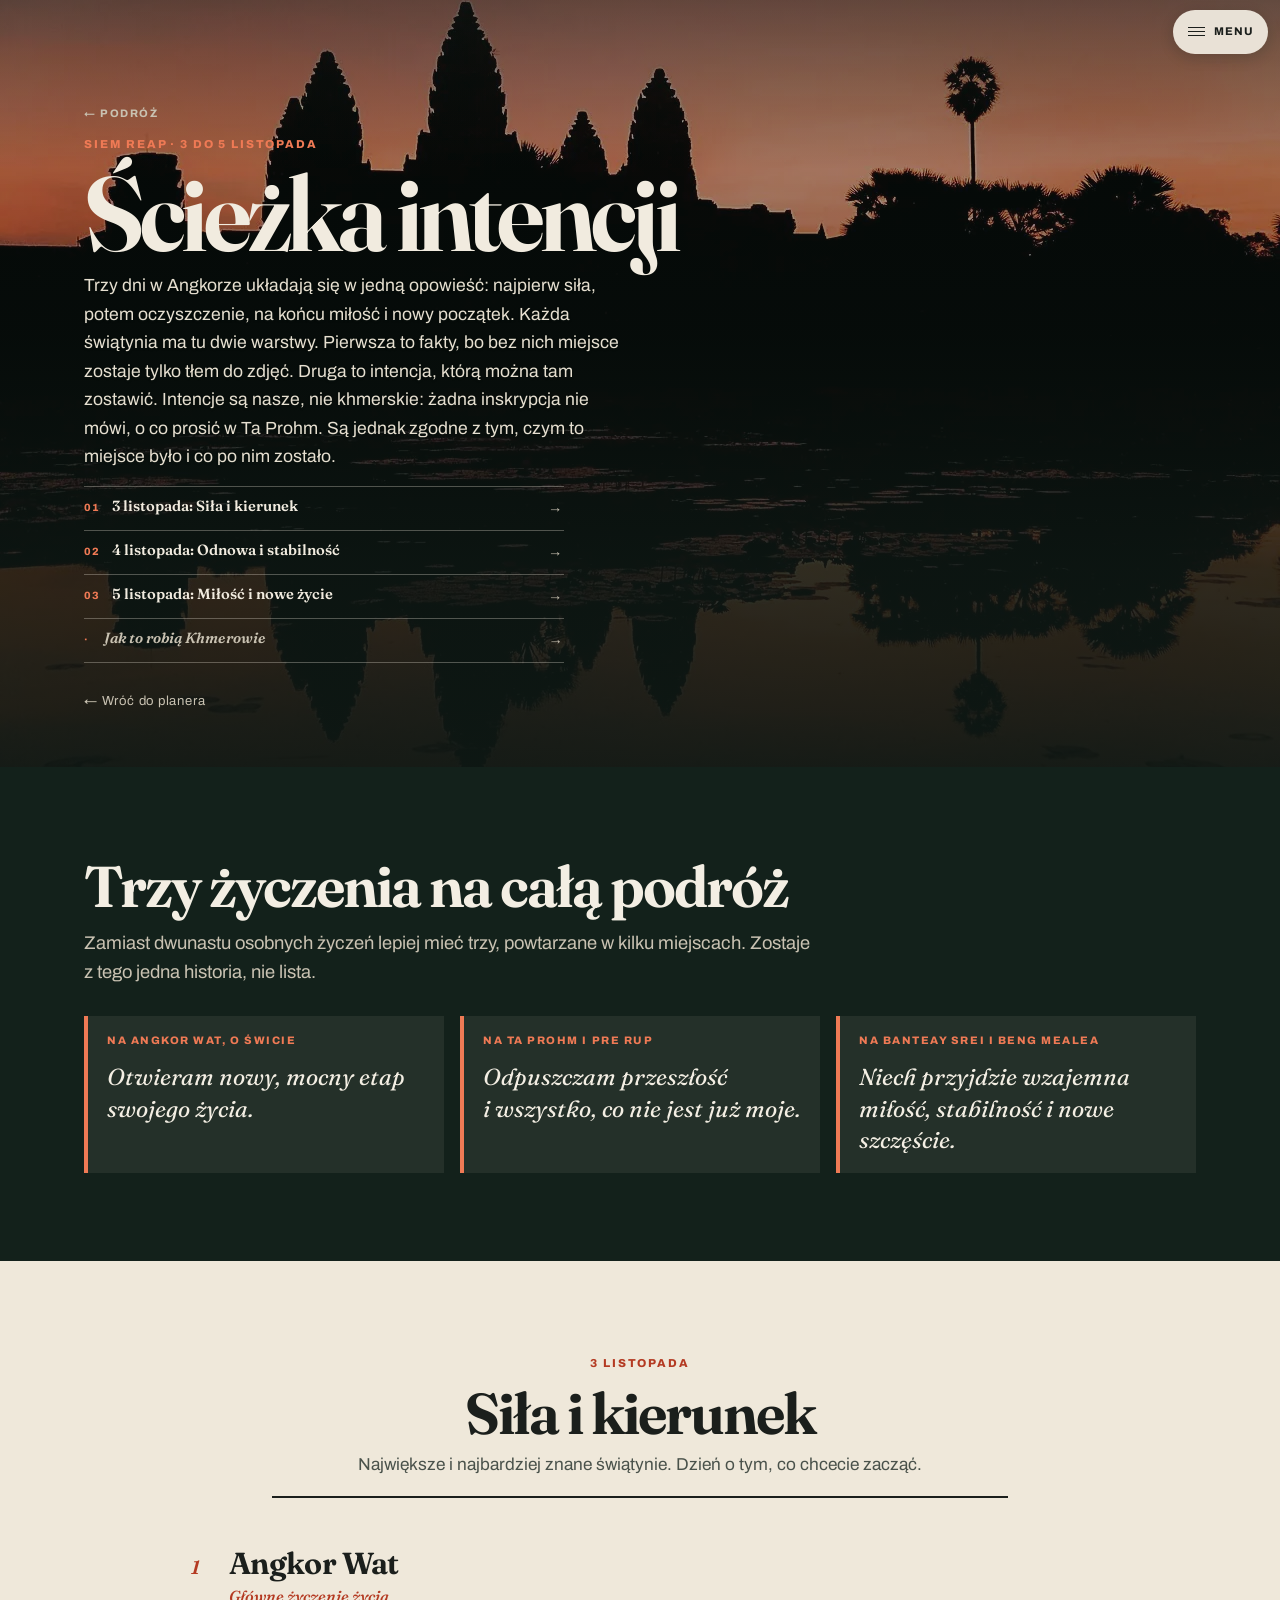
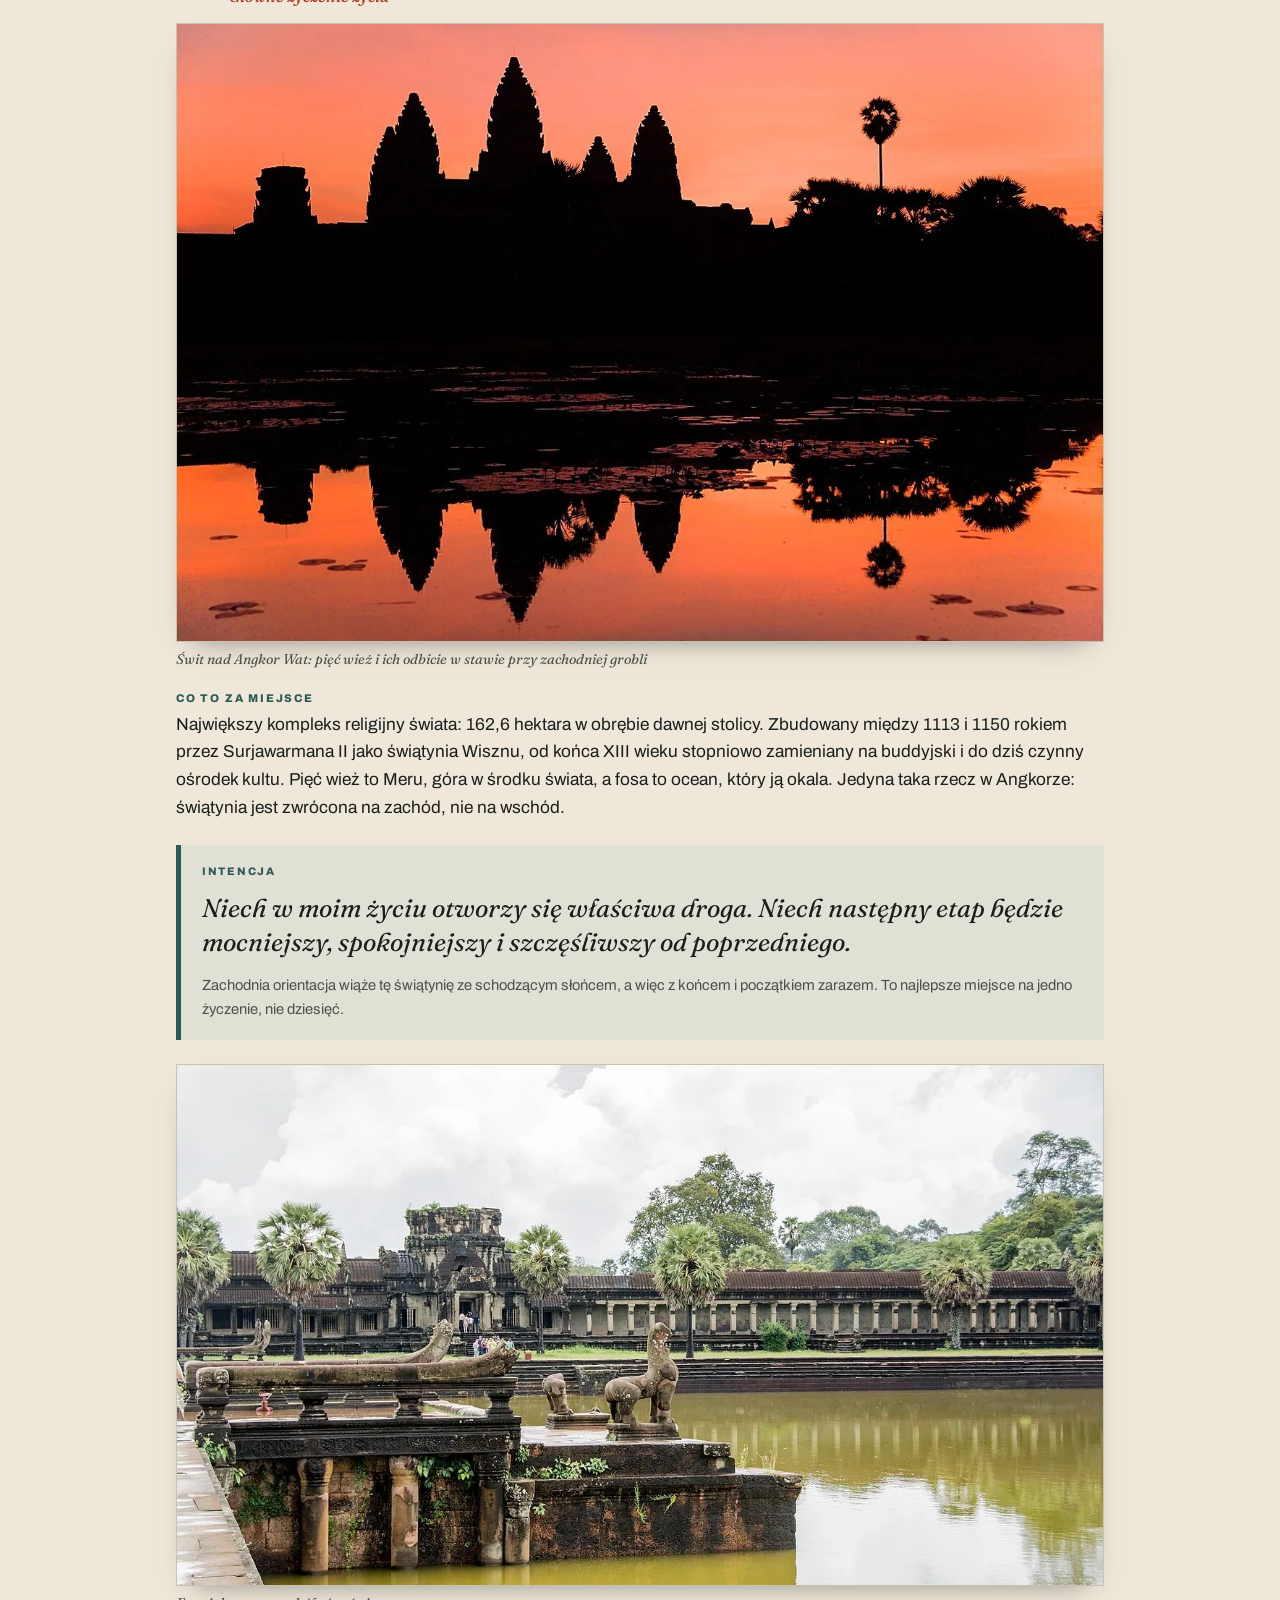
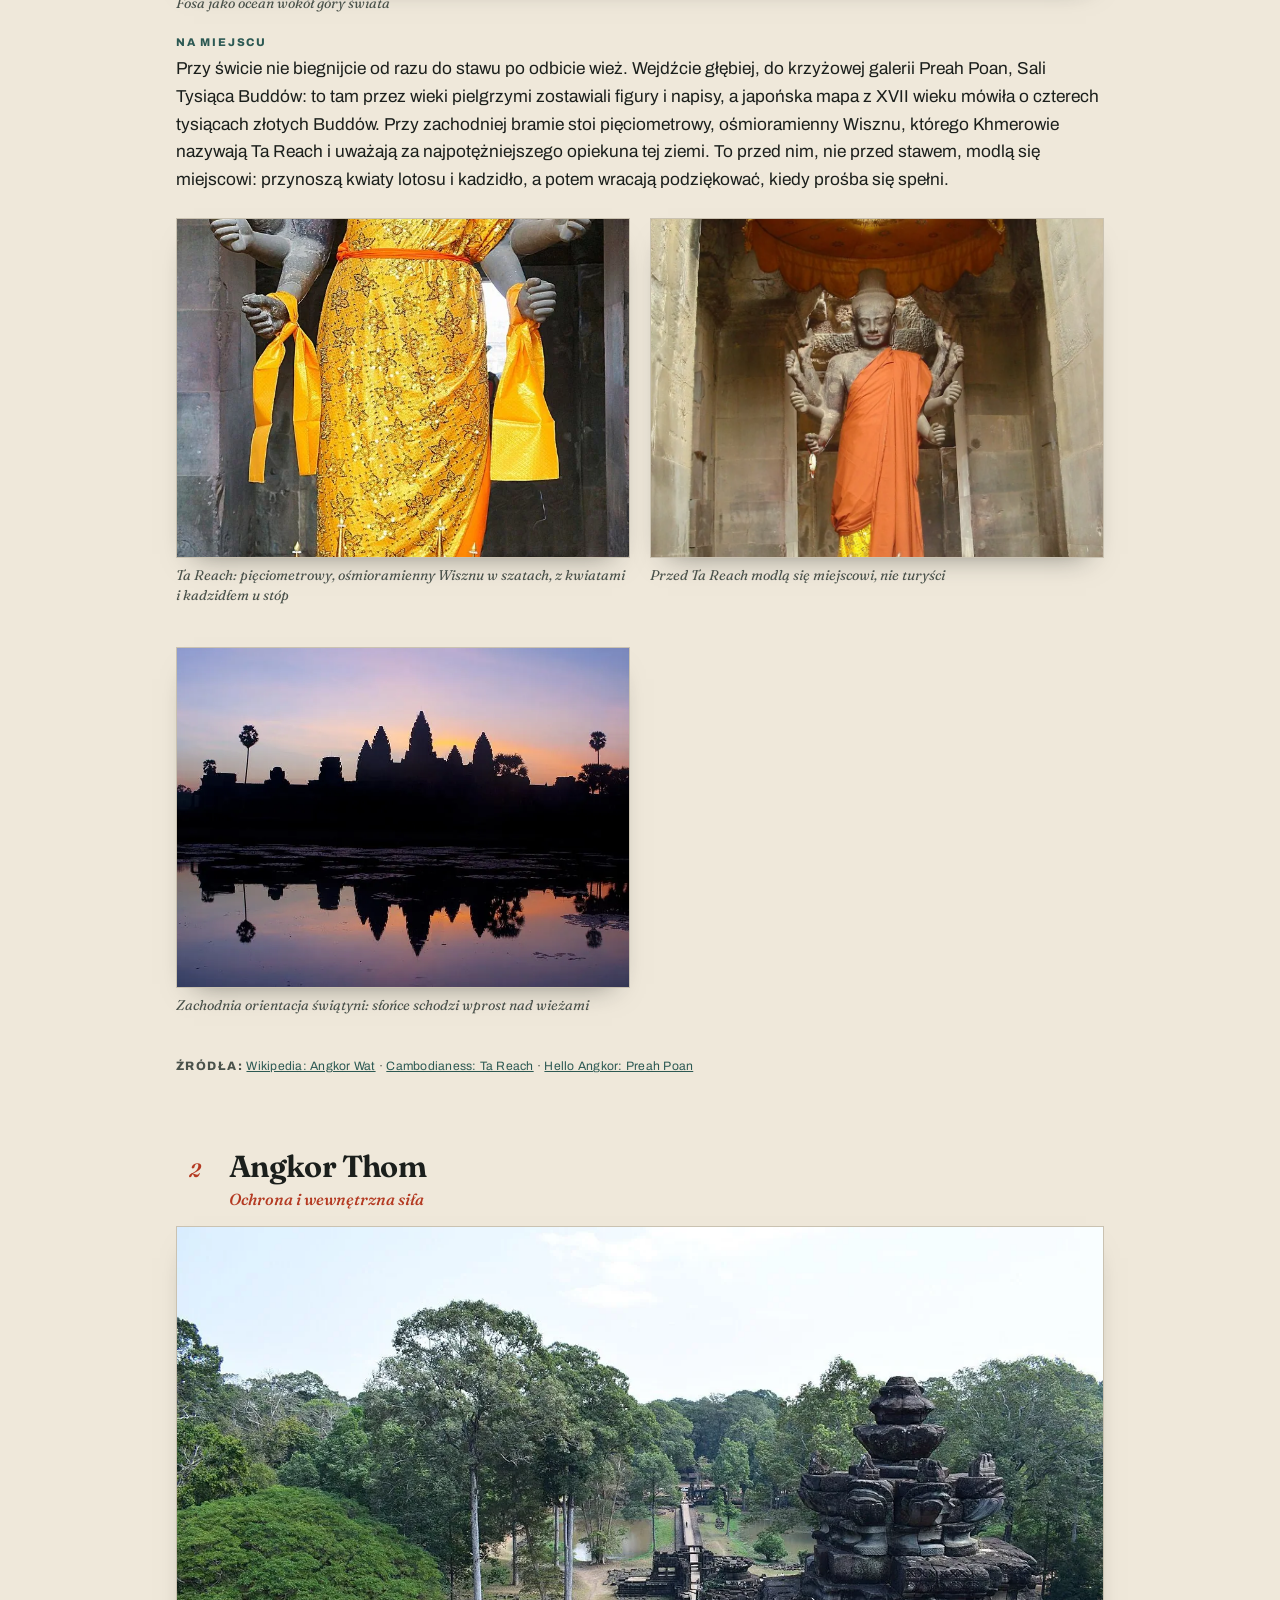
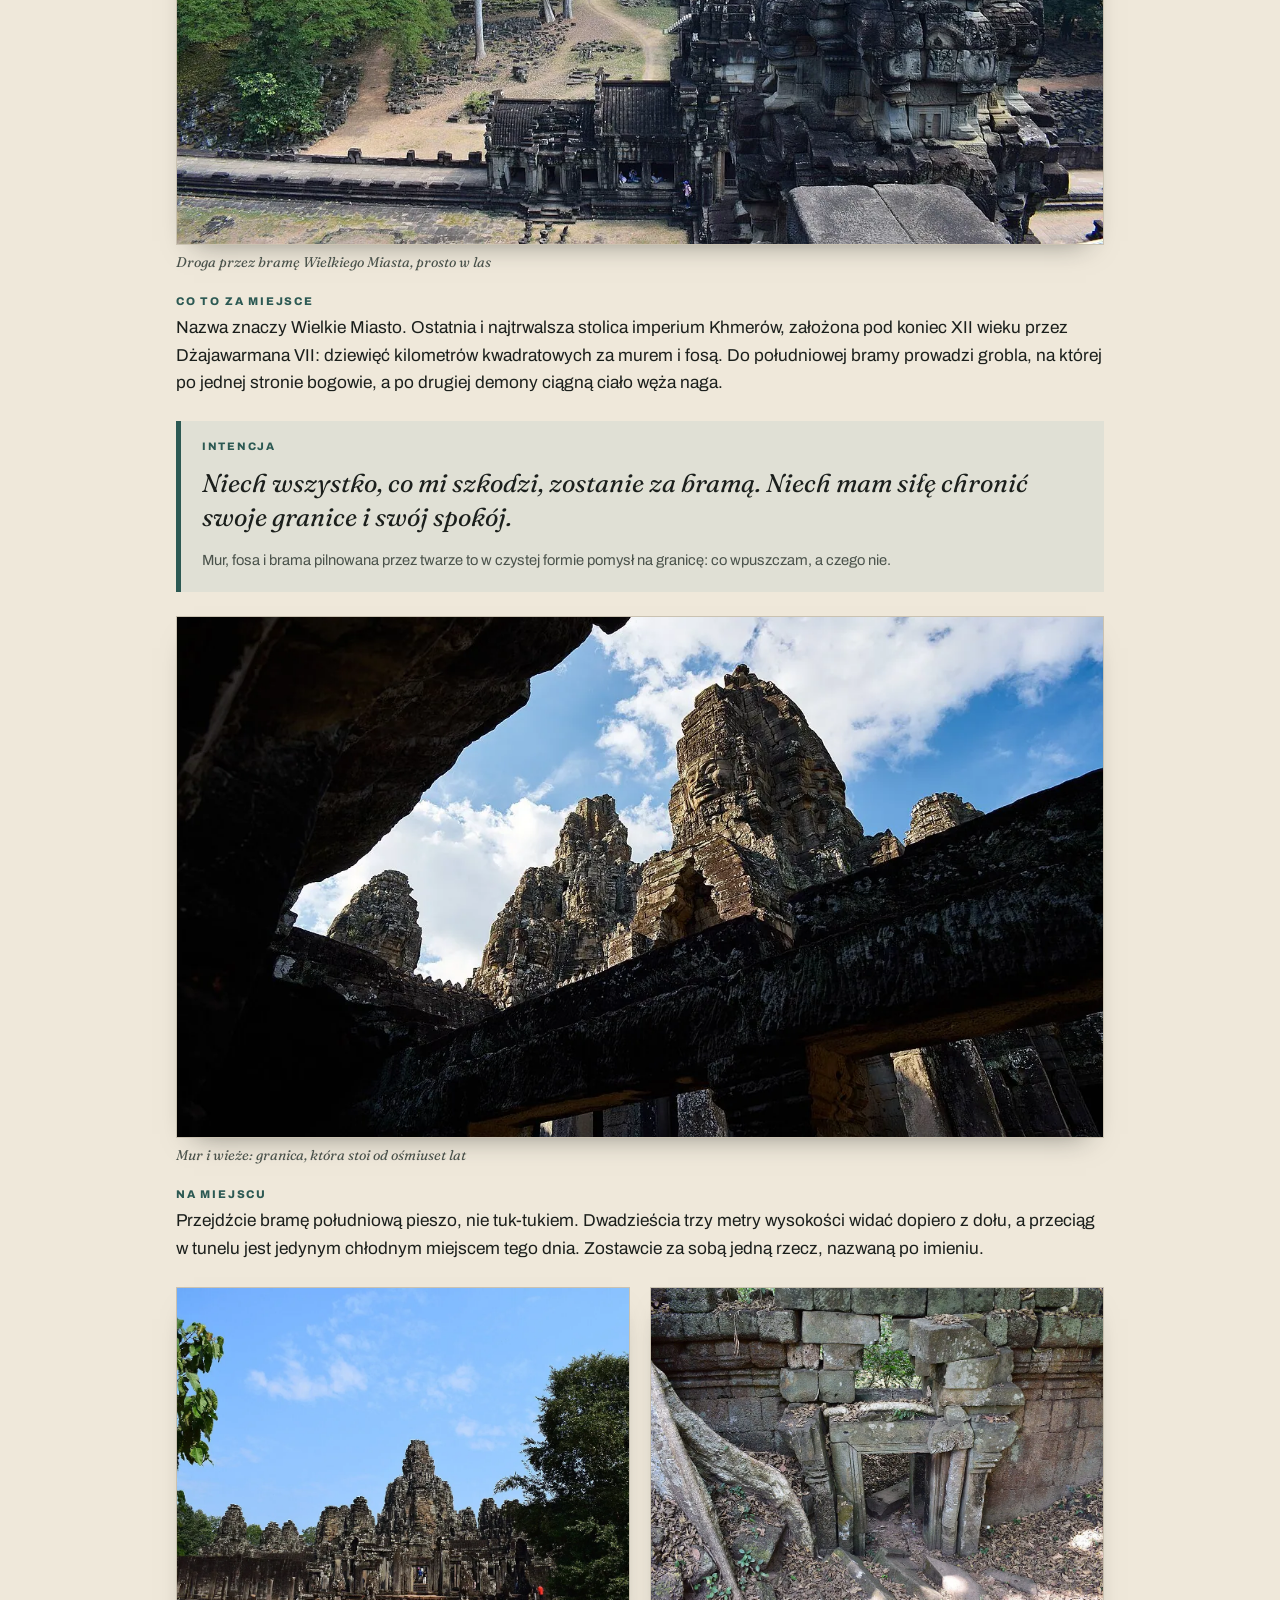
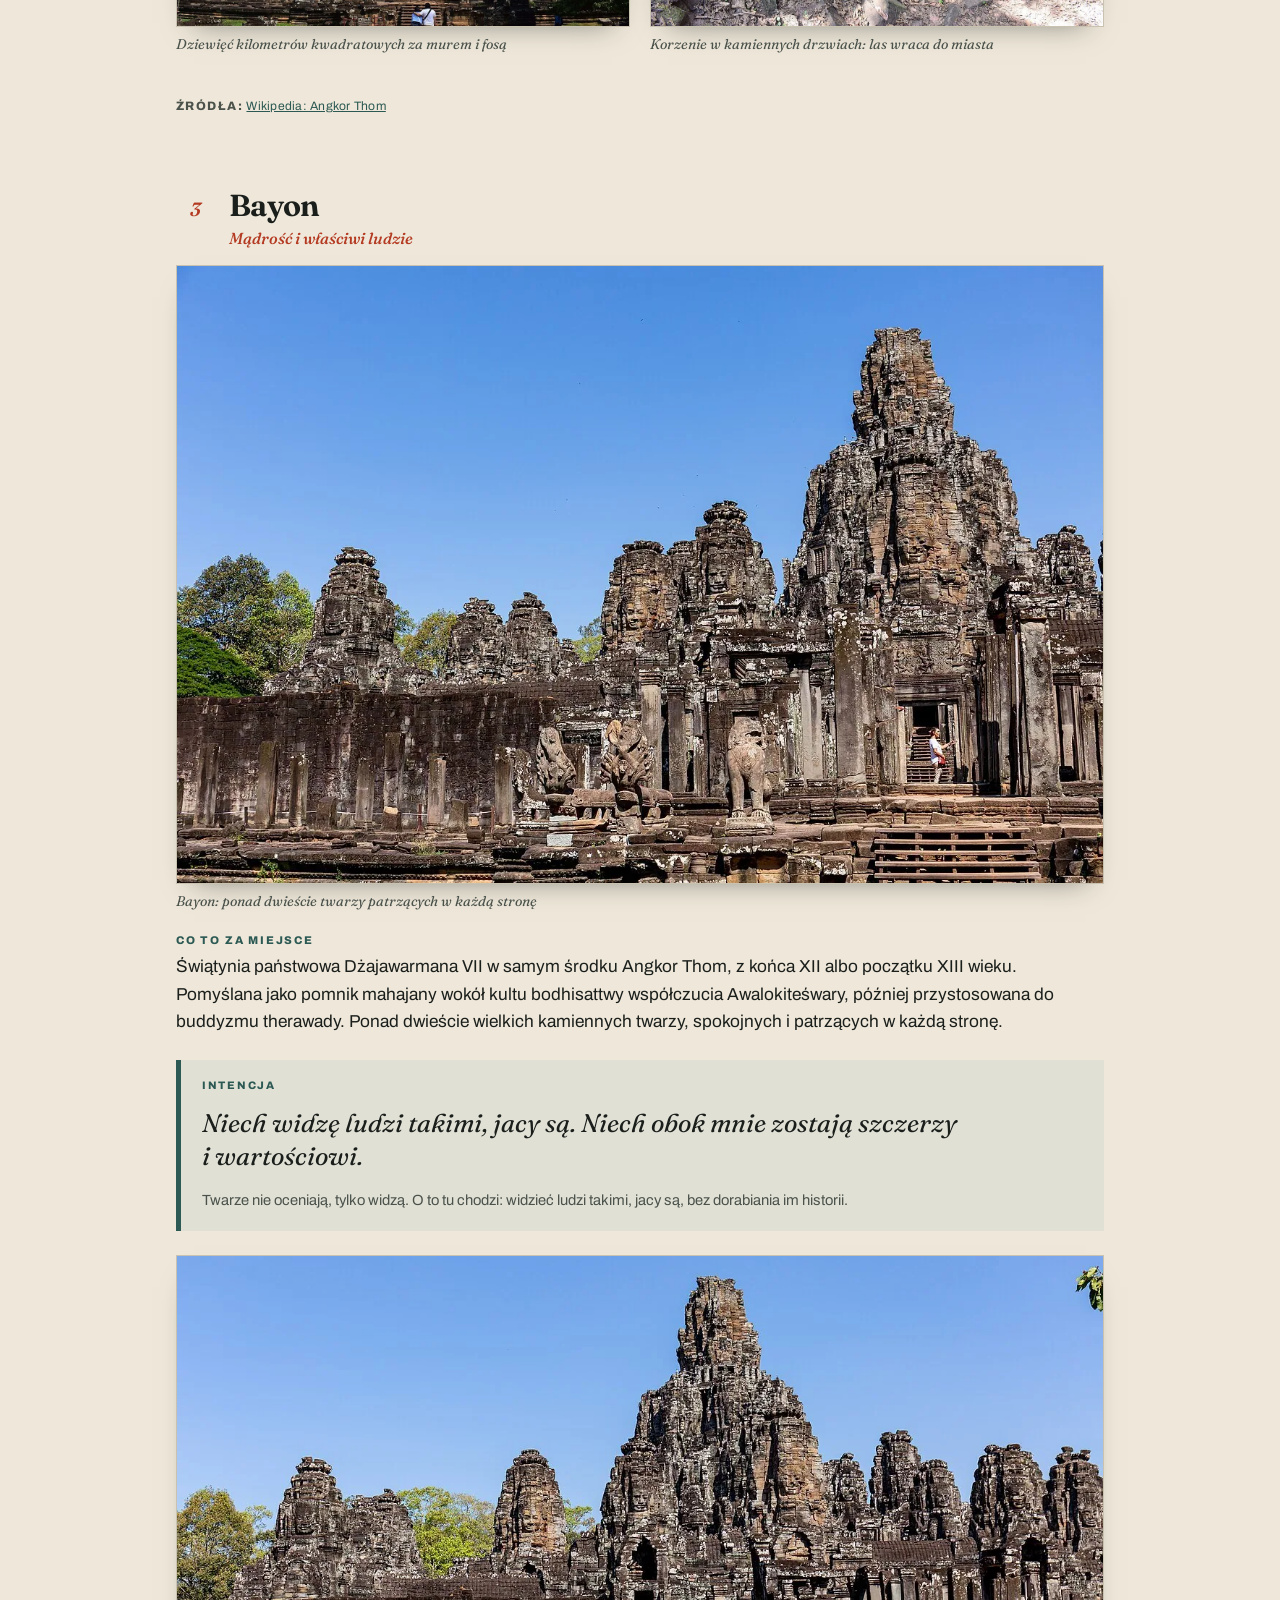
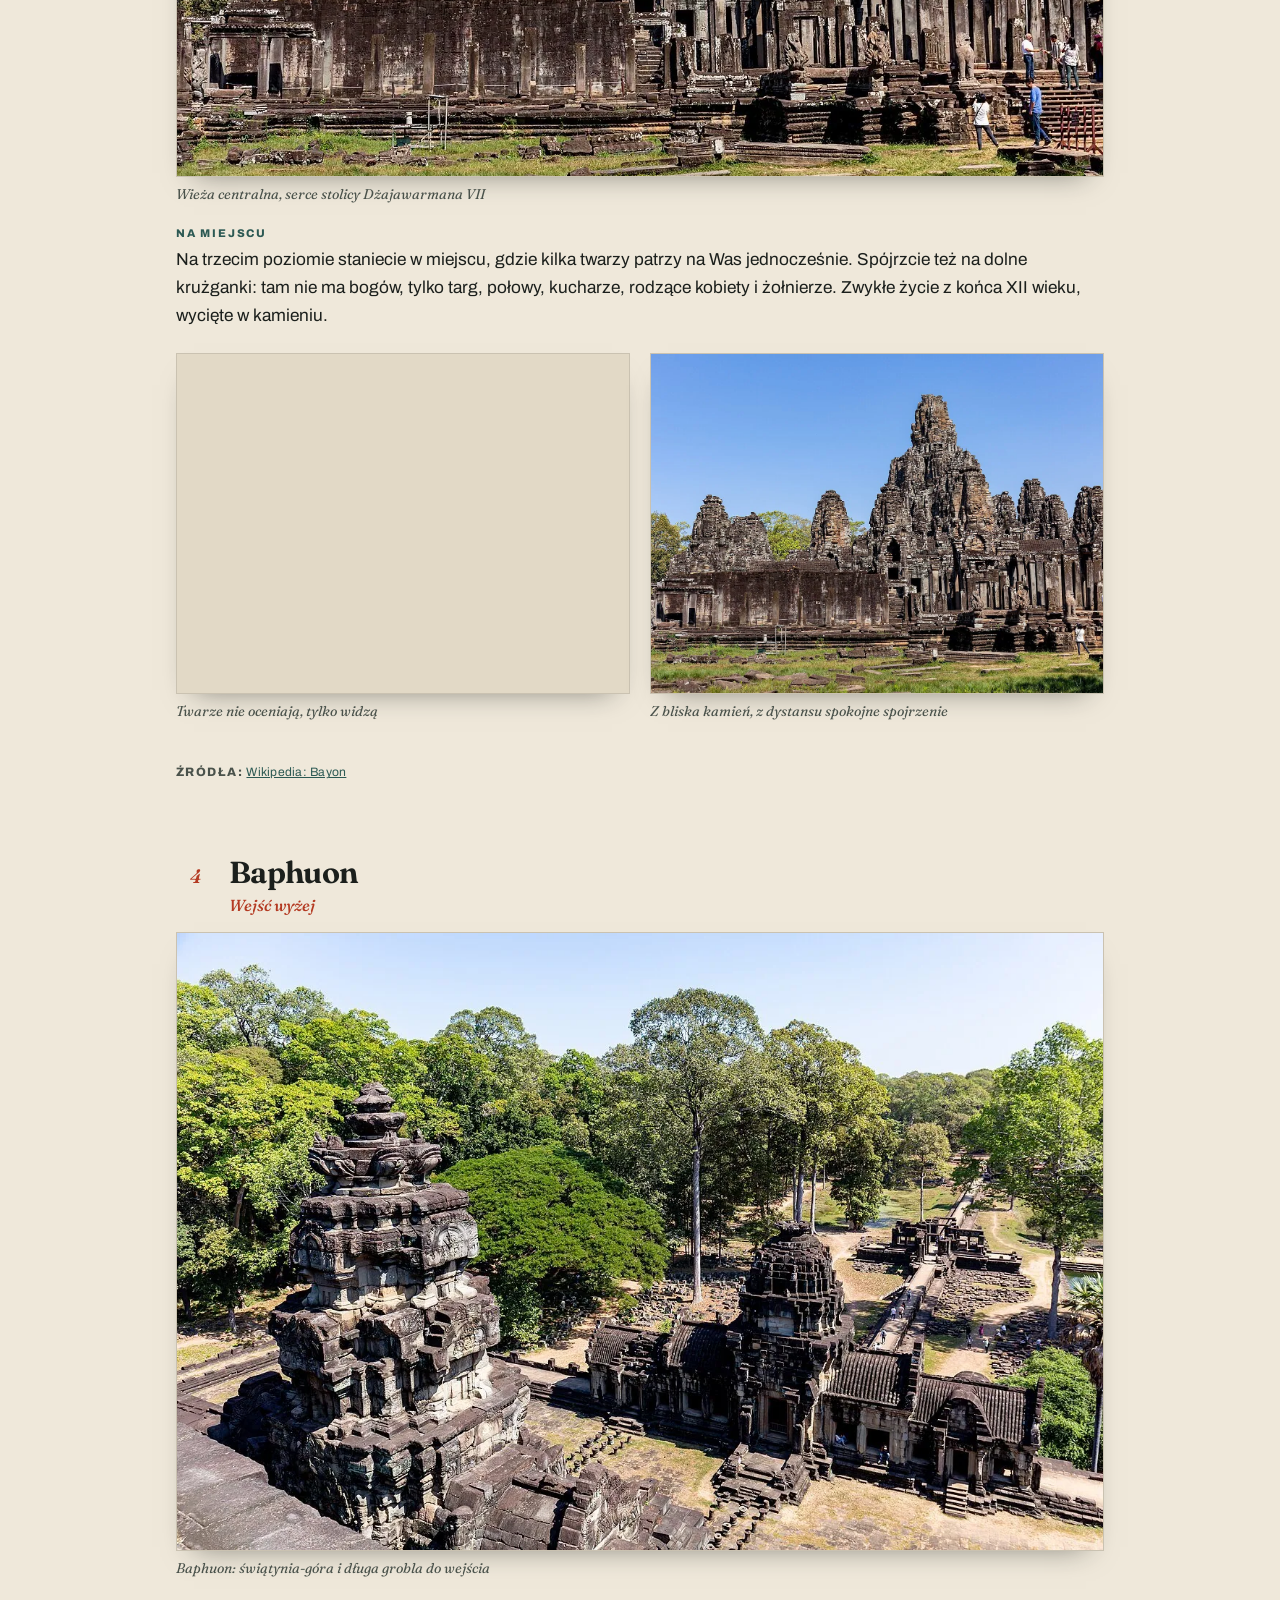
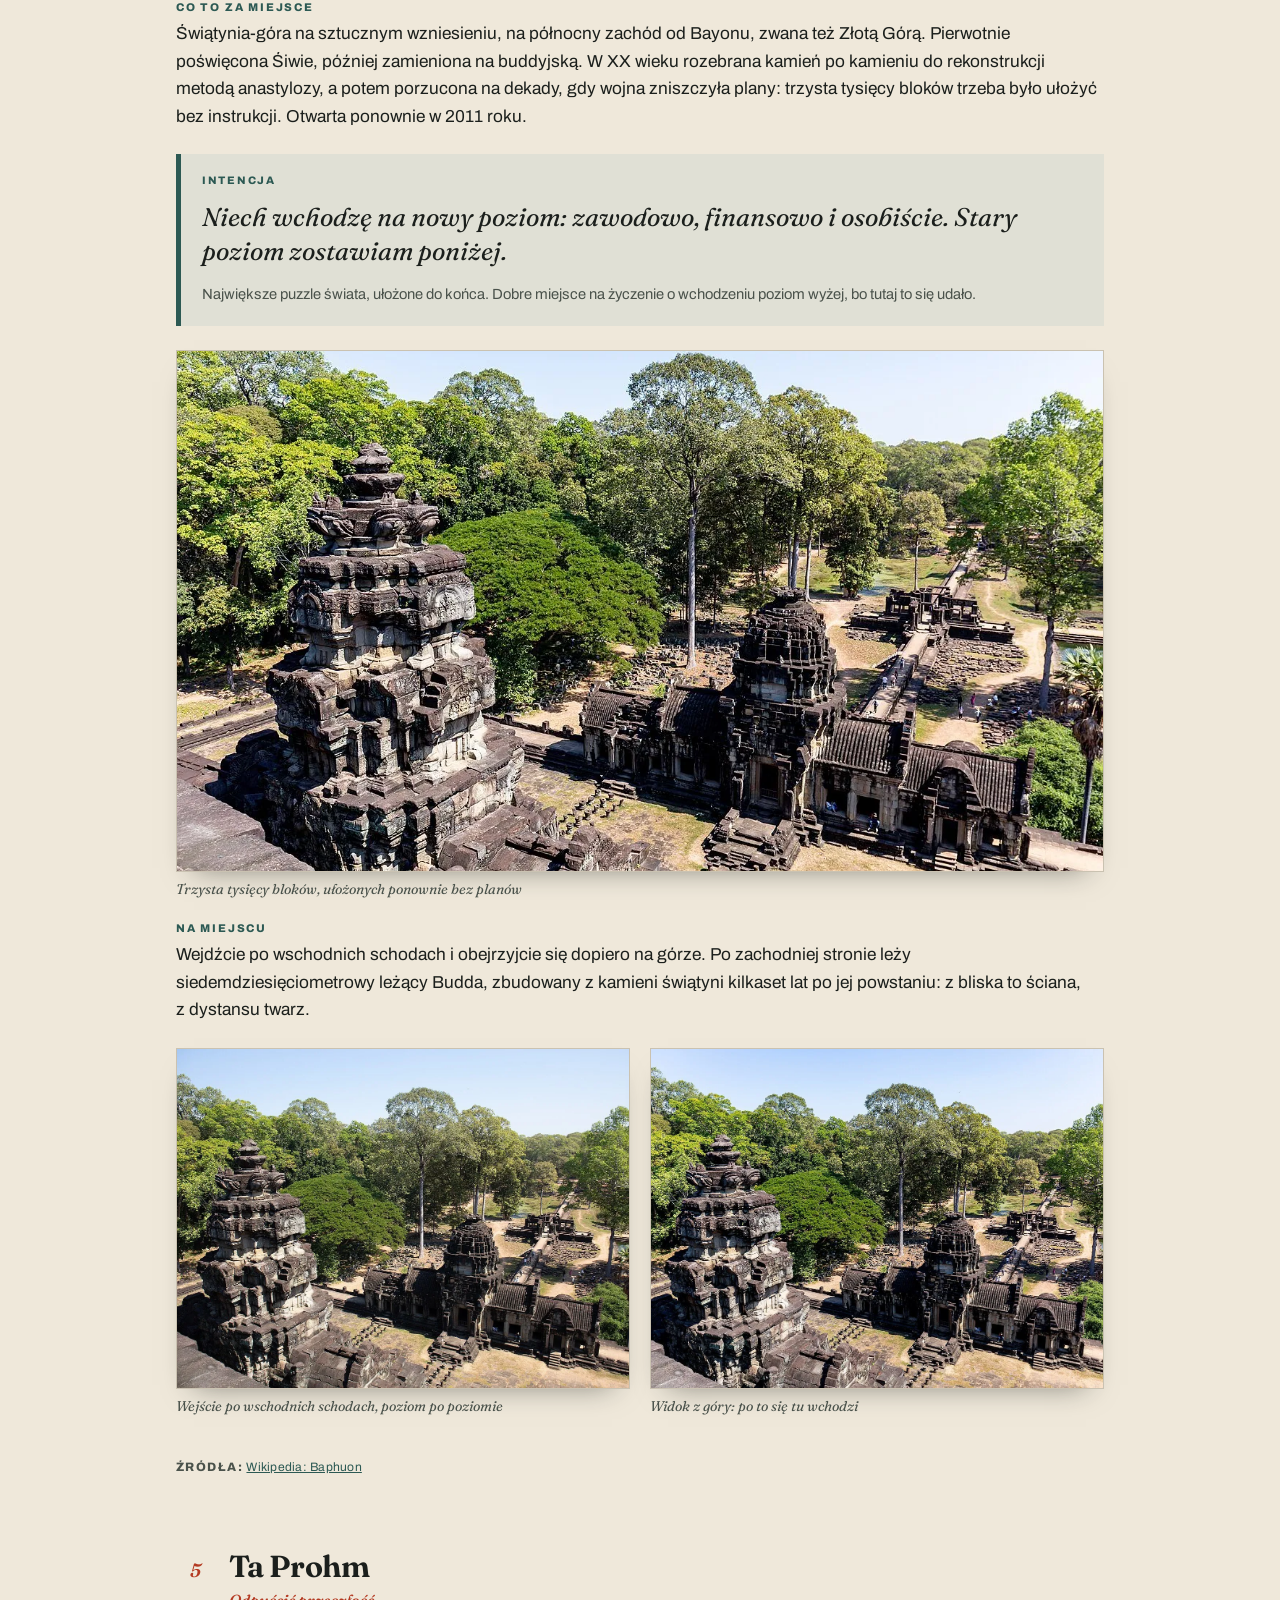
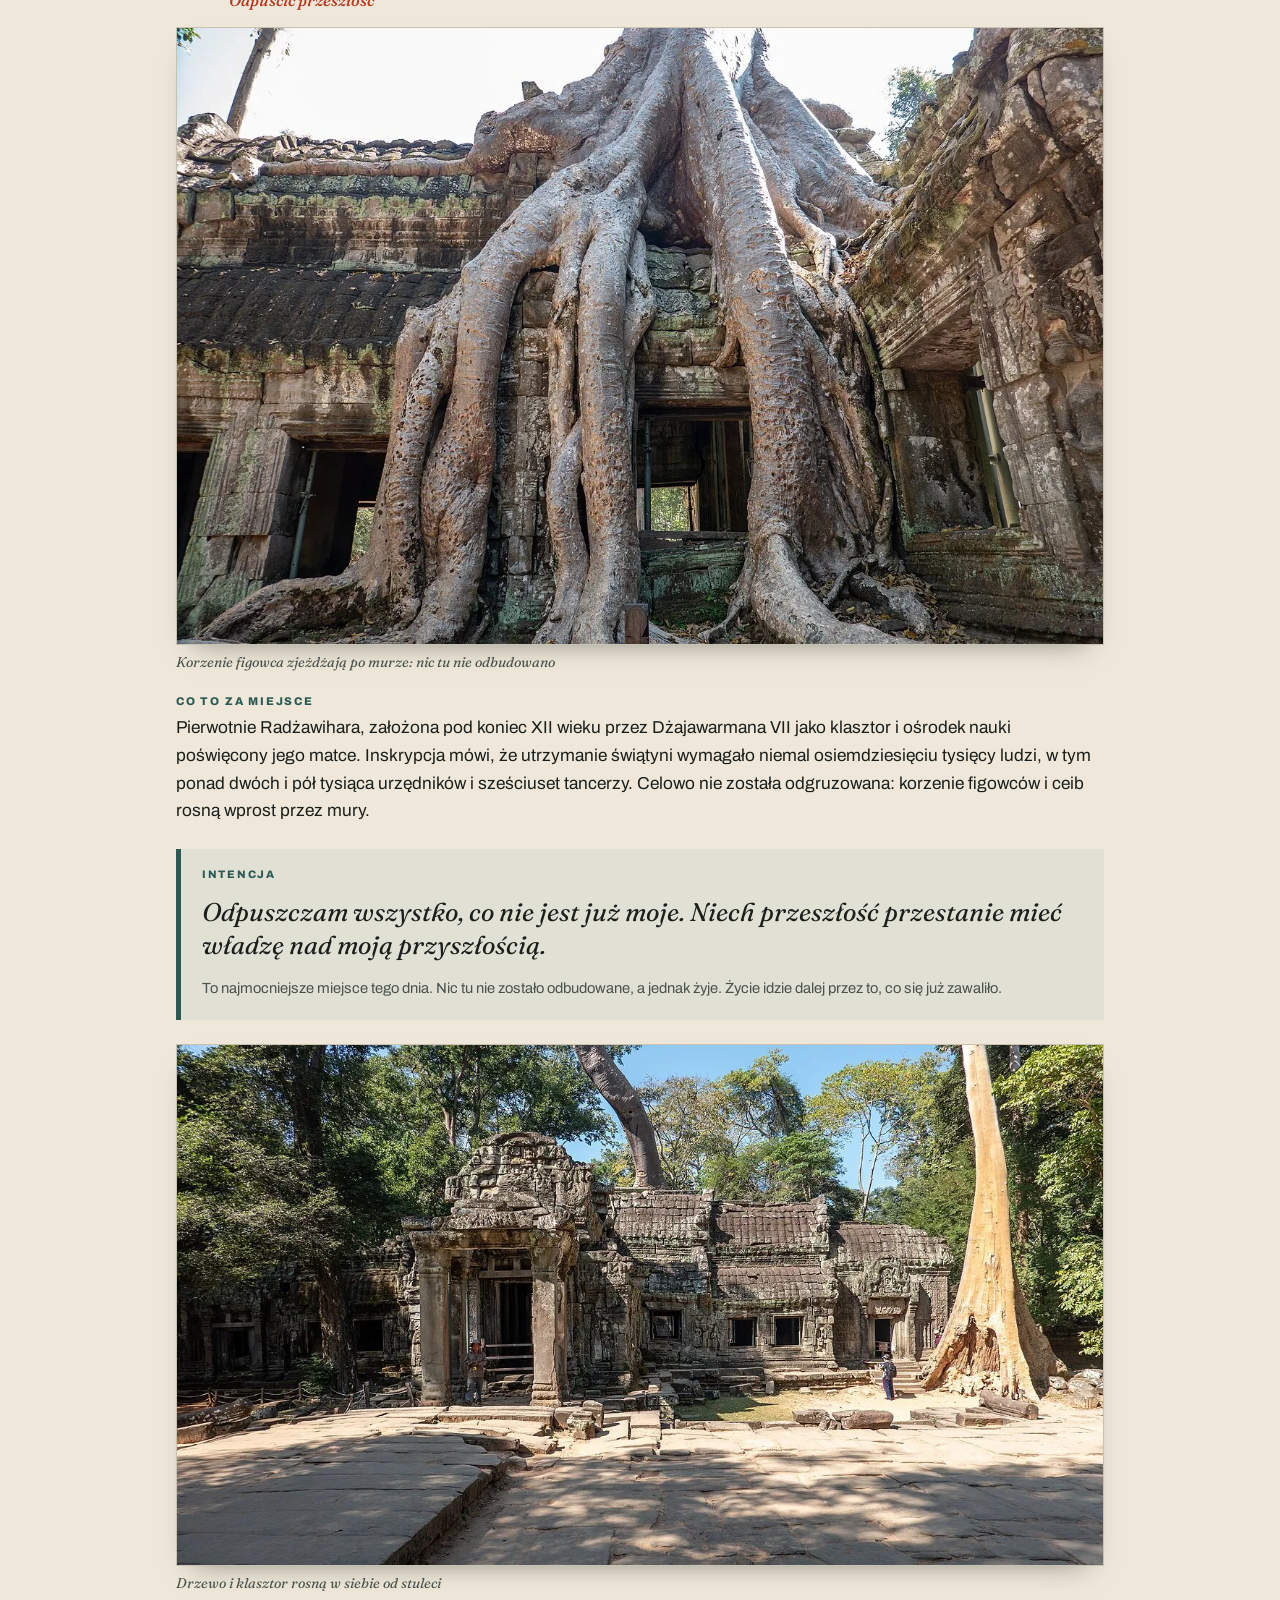
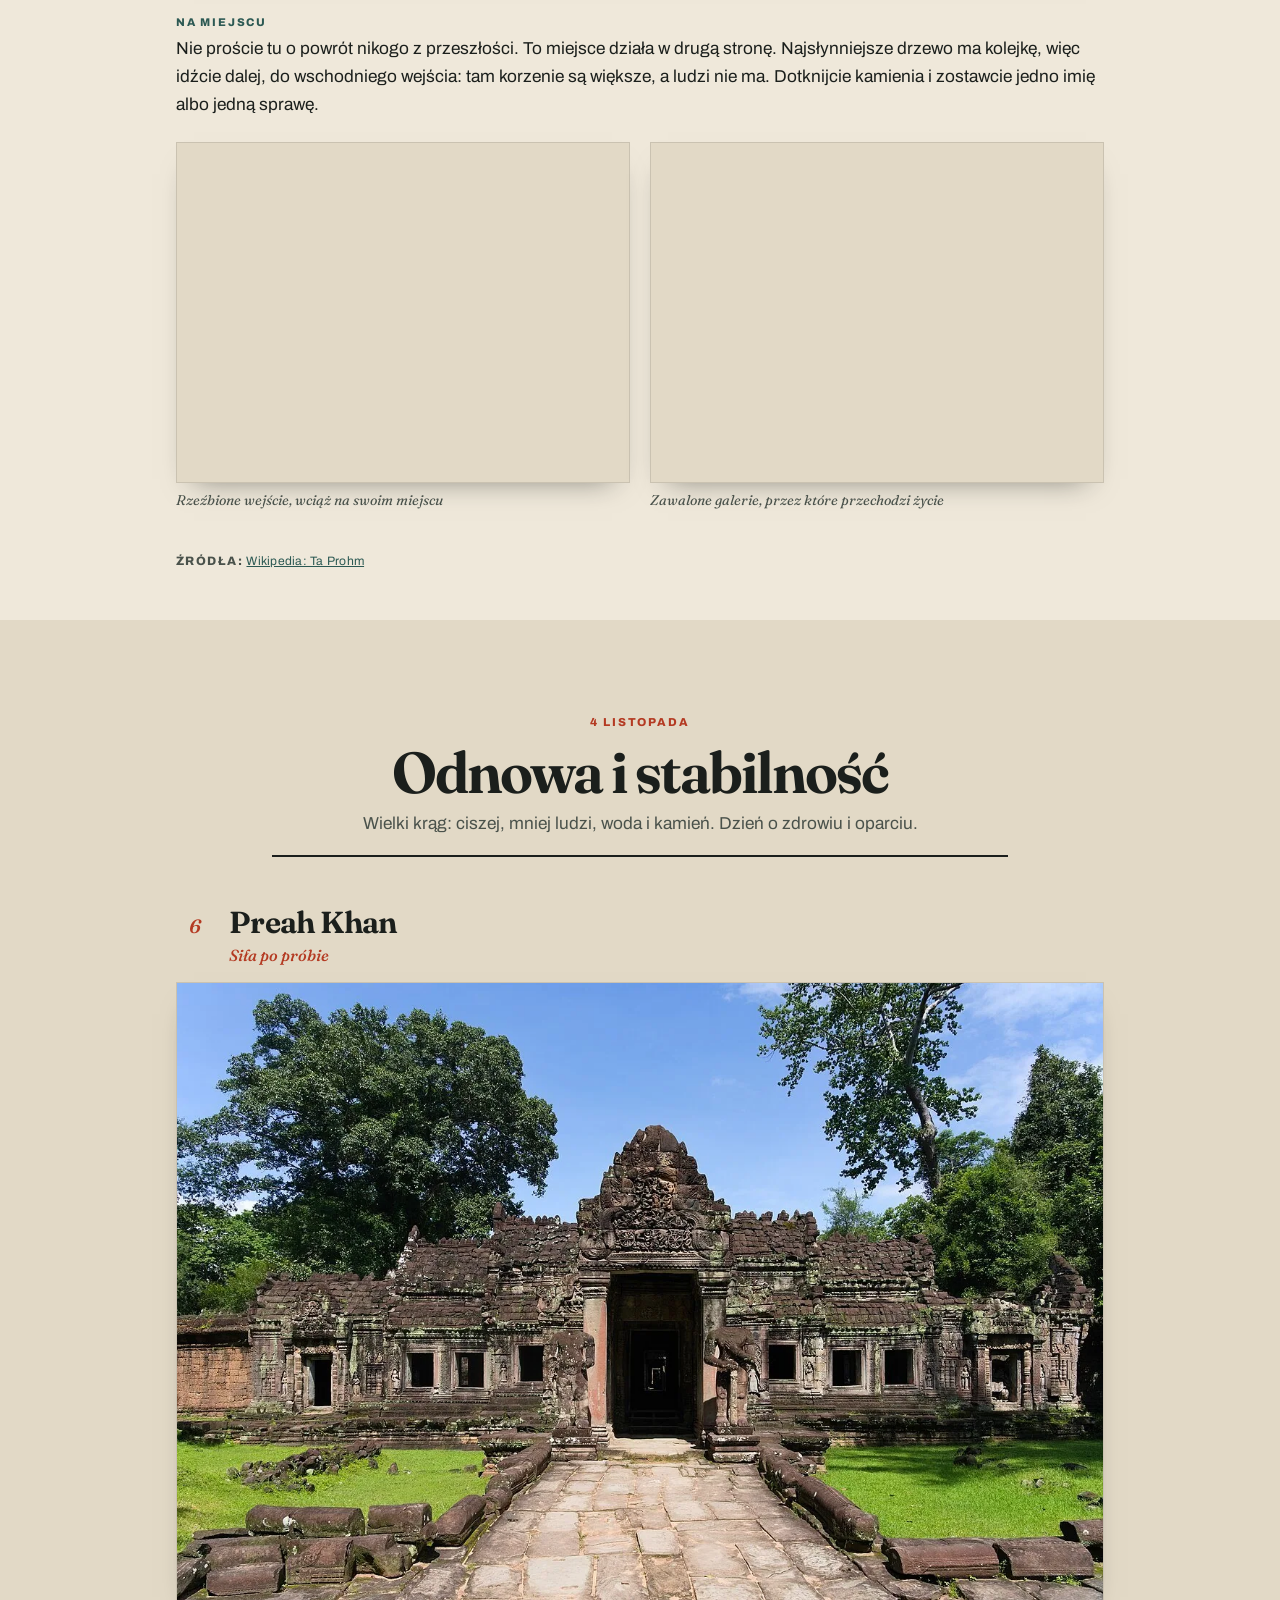
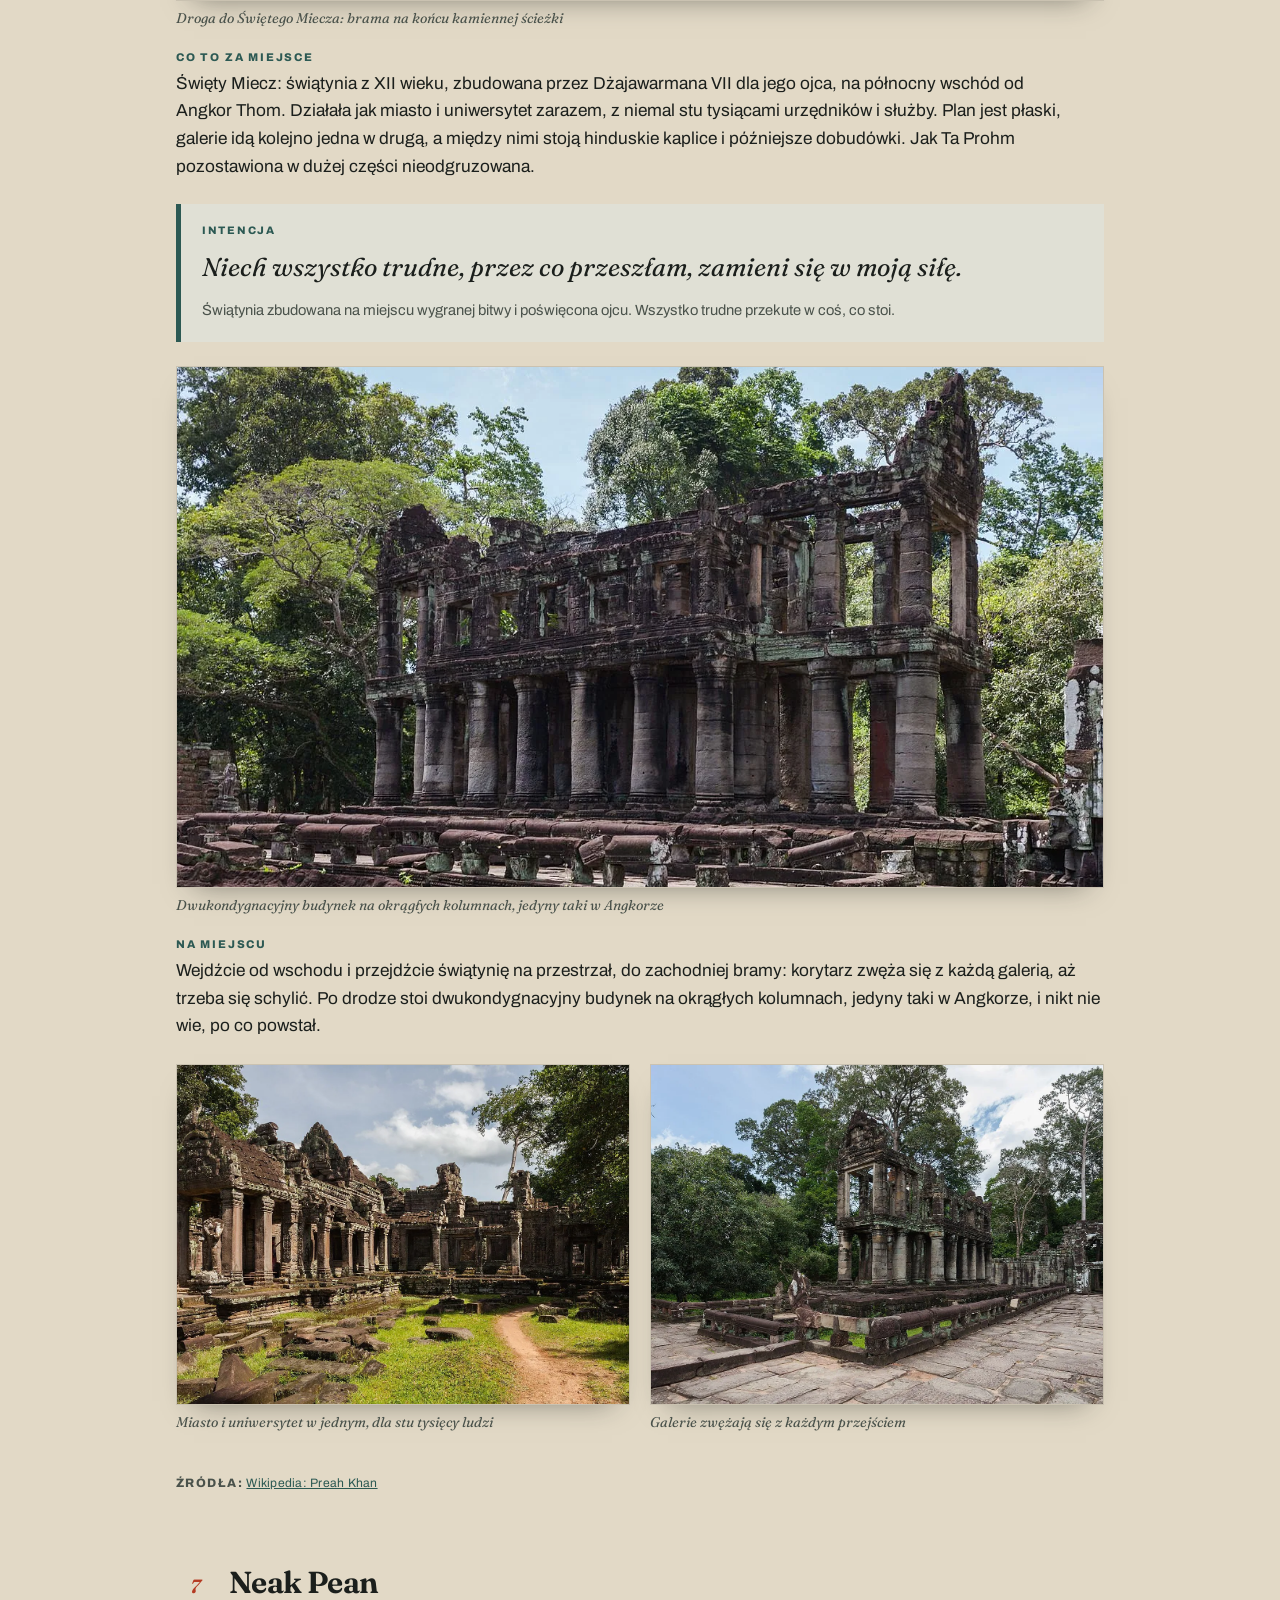
<file: temples.html>
<!doctype html>
<html lang="pl">
    <meta name="robots" content="noindex, nofollow">
<head>
<meta charset="utf-8">
<meta name="viewport" content="width=device-width, initial-scale=1, viewport-fit=cover">
<title>Ścieżka intencji · dwanaście świątyń Angkoru</title>
<meta name="description" content="Trzy dni w Angkorze jako jedna opowieść: dwanaście świątyń, fakty, intencje i khmerskie praktyki. 3 do 5 listopada 2026.">
<meta name="theme-color" content="#13211b">
<link rel="icon" href="data:image/svg+xml,<svg xmlns='http://www.w3.org/2000/svg' viewBox='0 0 32 32'><rect width='32' height='32' rx='6' fill='%2313211b'/><circle cx='16' cy='16' r='9' fill='none' stroke='%23d9502e' stroke-width='2.4'/></svg>">
<link rel="preconnect" href="https://fonts.googleapis.com">
<link rel="preconnect" href="https://fonts.gstatic.com" crossorigin>
<link rel="stylesheet" href="https://fonts.googleapis.com/css2?family=Archivo:wdth,wght@62..125,400..800&family=Fraunces:ital,opsz,wght,SOFT@0,9..144,300..800,0..100;1,9..144,300..800,0..100&display=swap">
<link rel="stylesheet" href="css/style.css">
<link rel="stylesheet" href="css/temples.css">
<link rel="stylesheet" href="css/nav.css?v=40448e6">
<link rel="manifest" href="manifest.webmanifest">
<link rel="apple-touch-icon" href="assets/icons/apple-touch-icon.png">
</head>
<body class="tpl-body">

<a class="skip" href="#t-day-1" data-t="skipLabel">Przejdź do świątyń</a>
<div class="sc-grain" aria-hidden="true"></div>

<main class="tpl">

  <header class="tpl-hero" id="t-top">
    <div class="tpl-hero__media" aria-hidden="true">
      <img src="assets/temples/angkorwat-1.webp" alt="" fetchpriority="high" decoding="async">
    </div>
    <div class="tpl-hero__inner">
      <a class="tpl-hero__journey" href="index.html" data-nav-journey>&larr; Podróż</a>
      <p class="tpl-hero__eyebrow" data-t="eyebrow">Siem Reap · 3 do 5 listopada</p>
      <h1 class="tpl-hero__title" data-t="title">Ścieżka intencji</h1>
      <p class="tpl-hero__lede" data-t="lede"></p>
      <nav class="tpl-hero__nav" aria-label="Dni">
        <a href="#t-day-1" data-tday="1"></a>
        <a href="#t-day-2" data-tday="2"></a>
        <a href="#t-day-3" data-tday="3"></a>
        <a href="#t-rituals" data-t="ritualsTitle">Jak to robią Khmerowie</a>
      </nav>
      <p class="tpl-hero__back"><a href="index.html">&larr; <span data-t="backLabel">Wróć do planera</span></a></p>
    </div>
  </header>

  <section class="tpl-wishes" id="t-wishes" aria-labelledby="t-wishes-h">
    <div class="tpl-wrap">
      <h2 id="t-wishes-h" data-t="wishesTitle">Trzy życzenia na całą podróż</h2>
      <p class="tpl-lede" data-t="wishesLede"></p>
      <ol class="tpl-wishes__list" id="t-wishes-list"></ol>
    </div>
  </section>

  <div id="t-days"></div>

  <section class="tpl-rituals" id="t-rituals" aria-labelledby="t-rituals-h">
    <div class="tpl-wrap">
      <p class="tpl-kicker" data-t="guideLabel">Przewodnik</p>
      <h2 id="t-rituals-h" data-t="ritualsTitle">Jak to robią Khmerowie</h2>
      <p class="tpl-lede" data-t="ritualsLede"></p>
      <div class="tpl-rituals__grid" id="t-rituals-grid"></div>
      <div class="tpl-rituals__shots" id="t-rituals-shots"></div>
    </div>
  </section>

  <section class="tpl-rules" id="t-rules" aria-labelledby="t-rules-h">
    <div class="tpl-wrap">
      <h2 id="t-rules-h" data-t="etiquetteTitle">Zasady, które naprawdę obowiązują</h2>
      <ul class="tpl-rules__list" id="t-rules-list"></ul>
    </div>
  </section>

  <section class="tpl-beyond" id="t-beyond" aria-labelledby="t-beyond-h">
    <div class="tpl-wrap">
      <h2 id="t-beyond-h" data-t="beyondTitle">Poza Angkorem, w mieście</h2>
      <div class="tpl-beyond__grid" id="t-beyond-grid"></div>
    </div>
  </section>

  <section class="tpl-practical" id="t-practical" aria-labelledby="t-practical-h">
    <div class="tpl-wrap">
      <h2 id="t-practical-h" data-t="practicalTitle">Praktycznie: świt, bilety, upał</h2>
      <div class="tpl-practical__grid" id="t-practical-grid"></div>
      <p class="tpl-note" id="t-note"></p>
    </div>
  </section>

  <footer class="tpl-foot">
    <div class="tpl-wrap">
      <div class="tpl-foot__cols">
        <div>
          <h2 data-t="sourcesLabel">Źródła</h2>
          <ol class="tpl-foot__src" id="t-sources"></ol>
        </div>
        <div>
          <h2 data-t="photoSourcesLabel">Zdjęcia</h2>
          <p class="tpl-foot__intro" data-t="photoSourcesIntro"></p>
          <ul class="tpl-foot__credits" id="t-credits"></ul>
        </div>
      </div>
      <p class="tpl-foot__back"><a href="index.html">&larr; <span data-t="backLabel">Wróć do planera</span></a></p>
    </div>
  </footer>

</main>

<script src="js/data.js"></script>
<script src="js/i18n.js"></script>
<script src="js/core.js"></script>
<script src="js/nav.js?v=40448e6"></script>
<script src="js/temples-data.js"></script>
<script src="js/temple-photos.js"></script>
<script src="js/temple-credits.js"></script>
<script src="js/temples.js"></script>
</body>
</html>
</file>
<file: css/style.css>
/* ======================================================================
   Kambodża 2026 · retro dziennik podróży
   Tokeny (primitive -> semantic). Silnik scrollcraft czyta --sc-*.
   ====================================================================== */
:root {
  /* primitive */
  --forest-900: #101c17;
  --forest-800: #13211b;
  --forest-700: #1c3028;
  --paper-100: #f3eee3;
  --paper-200: #efe8da;
  --paper-300: #e2d9c6;
  --slate-200: #dfe1dc;
  --frost-200: #e3e8e7;
  --sand-200: #e9dfc9;
  --ink-900: #1b1f1c;
  --ink-600: #4a524b;
  --ivory-ink: #f1ebdf;
  --ivory-soft: #c9c2b2;
  --vermilion-600: #b43a22;   /* akcent na papierze (4.8:1) */
  --vermilion-400: #ef7a55;   /* akcent na ciemnym (6:1)   */
  --teal-700: #2c5953;

  /* semantic (scrollcraft) */
  --sc-canvas: var(--paper-200);
  --sc-surface: var(--paper-100);
  --sc-ink: var(--ink-900);
  --sc-ink-soft: var(--ink-600);
  --sc-accent: var(--vermilion-600);
  --sc-accent-ink: #fff8f0;
  --sc-font-display: "Fraunces", "Iowan Old Style", Georgia, serif;
  --sc-font-text: "Archivo", "Helvetica Neue", Arial, system-ui, sans-serif;
  --sc-shadow-color: 40 20% 20%;

  /* component */
  --stamp: var(--sc-accent);
  --passport-w: 5.5rem;
  --radius: 3px;
  --focus: var(--sc-accent);
  color-scheme: light;
}

html { scroll-behavior: auto; }
body {
  margin: 0; background: var(--paper-200); color: var(--sc-ink);
  font-family: var(--sc-font-text); font-size: var(--sc-t-base); line-height: 1.6;
  font-variation-settings: "wdth" 100;
  -webkit-font-smoothing: antialiased;
}
img { max-width: 100%; display: block; }
button, input, select, textarea { font: inherit; color: inherit; }
:focus-visible { outline: 2px solid var(--focus); outline-offset: 3px; border-radius: 2px; }
::selection { background: var(--vermilion-600); color: #fff8f0; }

.skip {
  position: fixed; left: 1rem; top: -4rem; z-index: 100; padding: .75rem 1rem;
  background: var(--ink-900); color: var(--paper-100); text-decoration: none;
}
.skip:focus { top: 1rem; }

/* ciemne rozdziały przestawiają tokeny i kolor tekstu razem */
.is-dark {
  --sc-ink: var(--ivory-ink); --sc-ink-soft: var(--ivory-soft);
  --sc-accent: var(--vermilion-400); --focus: var(--vermilion-400); --stamp: var(--vermilion-400);
  color: var(--sc-ink);
}

/* ------------------------------------------------------------ paszport */
.passport {
  position: fixed; z-index: 65; left: 0; top: 0; bottom: 0; width: var(--passport-w);
  background: var(--forest-800); color: var(--ivory-ink);
  display: flex; flex-direction: column; align-items: center; padding: 1rem .4rem;
  border-right: 1px solid color-mix(in oklab, var(--ivory-ink) 16%, transparent);
  transition: transform 300ms var(--sc-ease-out);
}
.passport.is-empty { transform: translateX(-102%); pointer-events: none; }
.passport.is-away { transform: translateX(-102%); }
.passport__label {
  margin: 0 0 .75rem; font-family: var(--sc-font-display); font-style: italic; font-size: .95rem;
  letter-spacing: .02em; color: var(--ivory-soft);
}
.passport__slots { list-style: none; margin: 0; padding: 0; display: flex; flex-direction: column; gap: .35rem; flex: 1; justify-content: center; }
.passport__slots li { min-width: 0; }
.passport__slots button {
  width: 4.65rem; min-height: 4.15rem; display: grid; grid-template-rows: 2.9rem auto; place-items: center; padding: .12rem .15rem .2rem; cursor: pointer;
  border: 1px solid transparent; border-radius: 4px;
  background: transparent; color: var(--vermilion-400);
  transition: border-color 160ms var(--sc-ease-out), background-color 160ms var(--sc-ease-out);
}
.passport__slots button:hover { background: color-mix(in oklab, var(--ivory-ink) 7%, transparent); }
.passport__slots button[aria-current="true"] { border-color: var(--vermilion-400); }
.passport__slots button svg { grid-row: 1; width: 3.1rem; height: 3.1rem; opacity: 0; transform: scale(1.5) rotate(-12deg); transition: opacity 260ms var(--sc-ease-out), transform 320ms cubic-bezier(.2,1.4,.4,1); }
.passport__slots button.is-filled svg { opacity: .95; transform: none; }
.passport__slots .code { position: absolute; font-size: .6rem; letter-spacing: .1em; color: var(--ivory-soft); }
.passport__city { grid-row: 2; max-width: 100%; overflow-wrap: normal; letter-spacing: -.01em; text-align: center; font-size: 10.5px; line-height: 1.15; font-weight: 700; color: var(--ivory-ink); }

@media (min-width: 1024px) {
  #story { padding-left: var(--passport-w); }
}
@media (max-width: 1023.98px) {
  .passport {
    top: auto; right: 0; width: auto; height: 52px; box-sizing: border-box; flex-direction: row; padding: .2rem .4rem;
    padding-bottom: max(.2rem, env(safe-area-inset-bottom)); border-right: 0;
    border-top: 1px solid color-mix(in oklab, var(--ivory-ink) 16%, transparent);
    background: rgb(19 33 27 / .9); backdrop-filter: blur(10px);
  }
  .passport.is-empty { transform: translateY(104%); }
  .passport.is-away { transform: translateY(104%); }
  .passport__label { flex: 0 0 auto; margin: 0 .45rem 0 0; font-size: .72rem; font-style: normal; letter-spacing: .08em; text-transform: uppercase; }
  .passport__slots { flex: 1 1 0; flex-direction: row; justify-content: flex-start; width: auto; min-width: 0; gap: .15rem; overflow-x: auto; scrollbar-width: none; }
  .passport__slots::-webkit-scrollbar { display: none; }
  .passport__slots li { flex: 0 0 58px; }
  .passport__slots button { width: 58px; height: 44px; min-height: 0; grid-template-rows: 30px 12px; padding: 0 .1rem; }
  .passport__slots button svg { width: 2.25rem; height: 2.25rem; }
  .passport__city { font-size: 11px; white-space: nowrap; overflow: hidden; text-overflow: ellipsis; }
  .passport__slots li:has([data-key="krs"]) { flex-basis: 76px; } .passport__slots li:has([data-key="krs"]) button { width: 76px; }
}

[data-sc-in]:focus-within,
[data-sc-stagger] > :focus-within {
  opacity: 1;
  transform: none;
  transition: none;
}

/* ------------------------------------------------------------ typografia */
.folio {
  margin: 0 0 var(--sc-4); font-family: var(--sc-font-display); font-style: italic; font-weight: 400;
  font-size: var(--sc-t-lg); color: var(--sc-accent); font-variation-settings: "SOFT" 100;
}
.h2 {
  margin: 0 0 var(--sc-5); font-family: var(--sc-font-display); font-weight: 500;
  font-size: var(--sc-t-3xl); line-height: 1.02; letter-spacing: -0.02em;
  font-variation-settings: "SOFT" 50, "opsz" 120; text-wrap: balance;
}
.h2--xl { font-size: clamp(3rem, 2rem + 5vw, 6rem); }
.h3 { margin: 0 0 var(--sc-3); font-family: var(--sc-font-display); font-weight: 600; font-size: var(--sc-t-xl); line-height: 1.1; }
.body { margin: 0 0 var(--sc-5); max-width: 36rem; color: var(--sc-ink-soft); font-size: var(--sc-t-lg); line-height: 1.6; text-wrap: pretty; }
.is-dark .body { line-height: 1.66; letter-spacing: .005em; }
.note { margin: 0 0 var(--sc-5); font-size: var(--sc-t-sm); color: var(--sc-ink-soft); border-top: 1px solid var(--sc-hairline); padding-top: var(--sc-3); max-width: 30rem; }
figcaption { margin-top: var(--sc-3); font-size: var(--sc-t-sm); color: var(--sc-ink-soft); font-style: italic; font-family: var(--sc-font-display); }

/* ------------------------------------------------------------ rozdziały: twarde tła */
.ch { position: relative; }
.ch--paper { background: var(--paper-200); }
.ch--slate { background: var(--slate-200); }
.ch--sand  { background: var(--sand-200); }
.ch--frost { background: var(--frost-200); }
.ch--night { background: #0e1513; }
.ch--ink   { background: #151a18; }
.ch--ink2  { background: #1d1a17; }
.ch--cover, .ch--cover2 { background: var(--forest-800); }
.ch--night, .ch--ink, .ch--ink2, .ch--cover, .ch--cover2 { --sc-ink: var(--ivory-ink); --sc-ink-soft: var(--ivory-soft); --sc-accent: var(--vermilion-400); --focus: var(--vermilion-400); --stamp: var(--vermilion-400); color: var(--sc-ink); }

/* ------------------------------------------------------------ 0 okładka */
.cover { background: var(--forest-800); color: var(--ivory-ink); overflow: clip; }
.cover::before { /* płótno okładki */
  content: ""; position: absolute; inset: 0; pointer-events: none; opacity: .35;
  background:
    repeating-linear-gradient(0deg, rgb(255 255 255 / .025) 0 1px, transparent 1px 3px),
    repeating-linear-gradient(90deg, rgb(0 0 0 / .06) 0 1px, transparent 1px 3px);
}
.cover__globe {
  position: absolute; z-index: 1; right: -8vmin; top: 50%;
  width: min(92vmin, 60rem); aspect-ratio: 1;
  transform: translate3d(calc(var(--sc-p, 0) * -6vw), calc(-50% + var(--sc-p, 0) * -8vh), 0) scale(calc(1 + var(--sc-p, 0) * .14));
}
.emboss { width: 100%; height: 100%; filter: drop-shadow(-1.5px -1.5px 0 rgb(255 255 255 / .09)) drop-shadow(2px 2.5px 1.5px rgb(0 0 0 / .55)); }
.emboss__svg { width: 100%; height: 100%; overflow: visible; }
.emboss__svg .sea { fill: #182a22; stroke: rgb(0 0 0 / .35); stroke-width: .6; }
.emboss__svg .land { fill: #213a30; stroke: rgb(255 255 255 / .06); stroke-width: .25; }
.emboss__svg .grat { fill: none; stroke: rgb(255 255 255 / .05); stroke-width: .3; }
.emboss__svg .route { fill: none; stroke: var(--vermilion-400); stroke-width: 1; stroke-dasharray: 2.2 1.6; }
.emboss__svg .pin { fill: var(--vermilion-400); }
.emboss__svg .ring { fill: none; stroke: rgb(255 255 255 / .14); stroke-width: 1.2; }

.cover__mast {
  position: absolute; z-index: 3; left: var(--sc-gutter); top: 50%; max-width: min(40rem, 86vw);
  transform: translate3d(0, calc(-50% + var(--sc-p, 0) * -14vh), 0);
}
.cover__kicker { margin: 0 0 var(--sc-4); font-size: var(--sc-t-sm); letter-spacing: .18em; text-transform: uppercase; font-weight: 600; color: var(--ivory-soft); font-variation-settings: "wdth" 112; }
.cover__title {
  margin: 0; font-family: var(--sc-font-display); font-weight: 400; font-style: italic;
  font-size: clamp(4rem, 1.5rem + 11vw, 11.5rem); line-height: .86; letter-spacing: -0.035em;
  font-variation-settings: "SOFT" 100, "opsz" 144, "WONK" 1; color: var(--ivory-ink);
  text-shadow: 0 2px 0 rgb(0 0 0 / .35);
}
.cover__sub { margin: var(--sc-5) 0 var(--sc-3); max-width: 30rem; font-size: var(--sc-t-lg); color: var(--ivory-ink); line-height: 1.5; }
.cover__dates { margin: 0; font-family: var(--sc-font-display); font-style: italic; font-size: var(--sc-t-lg); color: var(--vermilion-400); }

.pass {
  position: absolute; z-index: 4; right: calc(var(--sc-gutter) + 2vw); bottom: 9vh; width: min(21rem, 80vw);
  background: var(--paper-100); color: var(--ink-900); padding: 1rem 1.2rem 1.1rem;
  border-radius: 4px; box-shadow: 0 18px 30px -12px rgb(0 0 0 / .55), 0 2px 4px rgb(0 0 0 / .3);
  transform: translate3d(0, calc(var(--sc-p, 0) * -38vh), 0) rotate(calc(-4deg + var(--sc-p, 0) * 7deg));
  --sc-ink: var(--ink-900); --sc-ink-soft: var(--ink-600);
}
.pass::before { /* perforacja */
  content: ""; position: absolute; left: 0; right: 0; top: 2.35rem; border-top: 2px dashed var(--paper-300);
}
.pass__label { margin: 0 0 1.1rem; font-size: .72rem; letter-spacing: .16em; text-transform: uppercase; font-weight: 700; color: var(--vermilion-600); }
.pass__route { display: flex; align-items: center; gap: .6rem; margin: 0 0 .6rem; font-size: 2.2rem; font-weight: 800; letter-spacing: .02em; font-variation-settings: "wdth" 80; }
.pass__route svg { width: 3.5rem; color: var(--ink-600); }
.pass__grid { display: grid; grid-template-columns: 1fr 1fr; gap: .4rem 1rem; margin: 0; }
.pass__grid dt { font-size: .68rem; letter-spacing: .12em; text-transform: uppercase; color: var(--ink-600); }
.pass__grid dd { margin: 0; font-weight: 700; font-variant-numeric: tabular-nums; }
.pass__who { grid-column: 1 / -1; }

.cover__mist {
  position: absolute; z-index: 5; left: -10%; bottom: -12%; width: 120%; max-width: none; height: auto;
  pointer-events: none; mix-blend-mode: screen; opacity: calc(.55 - var(--sc-p, 0) * .5);
  transform: translate3d(calc(var(--sc-p, 0) * 12vw), calc(var(--sc-p, 0) * 10vh), 0);
}

@media (max-width: 860px) {
  .cover__globe { right: -30vw; top: 30%; width: 120vw; }
  .cover__mast { top: 12vh; transform: translate3d(0, calc(var(--sc-p, 0) * -10vh), 0); }
  .pass { right: 1rem; bottom: 8vh; width: min(19rem, 84vw); }
  .pass__route { font-size: 1.8rem; }
}

/* ------------------------------------------------------------ rozkładówka */
.spread {
  max-width: var(--sc-maxw); margin-inline: auto; padding: var(--sc-section) var(--sc-gutter);
  display: grid; gap: var(--sc-7); align-items: center;
  grid-template-columns: minmax(0, 5fr) minmax(0, 7fr);
}
.spread--rev { grid-template-columns: minmax(0, 6fr) minmax(0, 5fr); }
.spread__fig { margin: 0; }
.spread__fig img { width: 100%; height: auto; border-radius: 2px; box-shadow: var(--sc-e2); }
.spread__fig--tall img { aspect-ratio: 3 / 4; object-fit: cover; max-height: 86svh; width: auto; margin-inline: auto; }
.ch--vie .spread__fig { transform: rotate(1.2deg); }
.ch--vie .spread__fig img { border: 10px solid var(--paper-100); box-shadow: 0 16px 30px -18px rgb(40 30 10 / .6); }
@media (max-width: 860px) {
  .spread, .spread--rev { grid-template-columns: 1fr; gap: var(--sc-6); }
  .spread--rev .spread__fig { order: 2; }
  .spread__fig--tall img { max-height: 70svh; }
}

/* stempel w rozkładówce */
.stamp-slot { position: relative; width: 8.5rem; height: 8.5rem; margin-top: var(--sc-4); color: var(--stamp); }
.stamp-slot svg { width: 100%; height: 100%; opacity: 0; transform: scale(1.9) rotate(var(--rot, -8deg)); filter: blur(3px); }
.stamp-slot.is-stamped svg { animation: stampIn 520ms cubic-bezier(.2, 1.3, .35, 1) forwards; }
.stamp-slot.is-stamped::after { /* rozlany tusz */
  content: ""; position: absolute; inset: 18%; border-radius: 50%; pointer-events: none;
  background: radial-gradient(closest-side, color-mix(in oklab, currentColor 22%, transparent), transparent);
  animation: inkBleed 900ms var(--sc-ease-out) forwards;
}
.stamp-slot.is-settled svg { animation: none; opacity: .9; transform: rotate(var(--rot, -8deg)); filter: none; }
.stamp-slot.is-settled::after { display: none; }
@keyframes stampIn {
  0%   { opacity: 0; transform: scale(1.9) rotate(var(--rot, -8deg)); filter: blur(3px); }
  55%  { opacity: .95; transform: scale(.94) rotate(var(--rot, -8deg)); filter: blur(0); }
  100% { opacity: .9; transform: scale(1) rotate(var(--rot, -8deg)); filter: blur(0); }
}
@keyframes inkBleed { 0% { opacity: .9; transform: scale(.4); } 100% { opacity: 0; transform: scale(1.5); } }
.thud { animation: thud 260ms var(--sc-ease-out); }
@keyframes thud { 0% { transform: translateY(0); } 30% { transform: translateY(2px); } 100% { transform: translateY(0); } }
.stamp text { font-family: var(--sc-font-text); font-weight: 800; letter-spacing: .06em; fill: currentColor; }
.stamp .t-big { font-size: 22px; font-variation-settings: "wdth" 75; letter-spacing: .02em; }
.stamp .t-mid { font-size: 9.5px; }
.stamp .t-sm { font-size: 7.4px; letter-spacing: .14em; }
.stamp .ln { fill: none; stroke: currentColor; }

/* ------------------------------------------------------------ 3 noc Phnom Penh */
.ch--night { min-height: 118vh; overflow: clip; display: flex; align-items: center; }
.night__bed { position: absolute; inset: -12% 0; z-index: 0; }
.night__bed img { width: 100%; height: 100%; object-fit: cover; object-position: 70% 50%; }
.night__scrim { position: absolute; inset: 0; z-index: 1; background: linear-gradient(90deg, rgb(10 16 14 / .92) 0%, rgb(10 16 14 / .7) 34%, transparent 64%); }
.night__copy { position: relative; z-index: 2; max-width: 38rem; padding: var(--sc-section) var(--sc-gutter); }
@media (max-width: 860px) {
  .night__scrim { background: linear-gradient(0deg, rgb(10 16 14 / .95) 0%, rgb(10 16 14 / .8) 45%, rgb(10 16 14 / .2) 75%); }
  .ch--night { align-items: flex-end; }
}

/* ------------------------------------------------------------ 4 cisza */
.ch--quiet { min-height: 100vh; display: grid; place-items: center; }
.quiet { max-width: 44rem; padding: var(--sc-section) var(--sc-gutter); }
.quiet__line {
  margin: 0 0 var(--sc-6); font-family: var(--sc-font-display); font-style: italic; font-weight: 300;
  font-size: clamp(2rem, 1.3rem + 3vw, 3.6rem); line-height: 1.12; letter-spacing: -0.015em; color: var(--ink-900);
  font-variation-settings: "SOFT" 100;
}

/* ------------------------------------------------------------ 5 Angkor (szczyt) */
.ank { background: #cfd0c4; }
.ank__face, .ank__face picture, .ank__face img { position: absolute; inset: 0; width: 100%; height: 100%; }
.ank__face img { object-fit: cover; object-position: 72% 40%; transform: scale(calc(1.22 - var(--sc-p, 0) * .2)) translate3d(calc(var(--sc-p, 0) * -2%), 0, 0); transform-origin: 72% 45%; }
.ank__mist { -webkit-mask-image: linear-gradient(90deg, transparent, #000 22%, #000 78%, transparent); mask-image: linear-gradient(90deg, transparent, #000 22%, #000 78%, transparent); position: absolute; z-index: 2; width: 150%; max-width: none; height: 120%; object-fit: cover; pointer-events: none; }
.ank__mist--l { left: -40%; top: -8%; opacity: calc(1 - var(--sc-p, 0) * 1.5); transform: translate3d(calc(var(--sc-p, 0) * -70%), 0, 0) scaleY(-1); }
.ank__mist--r { right: -40%; bottom: -14%; opacity: calc(1 - var(--sc-p, 0) * 1.3); transform: translate3d(calc(var(--sc-p, 0) * 60%), 0, 0); }
.ank::before { /* welon mgły, ustępuje szybciej niż warstwy */
  content: ""; position: absolute; inset: 0; z-index: 3; pointer-events: none;
  background: radial-gradient(120% 90% at 60% 45%, rgb(236 233 222 / .96), rgb(222 222 210 / .9));
  opacity: clamp(0, calc((0.5 - var(--sc-p, 0)) * 4), 1);
}
.ank__leaves { position: absolute; inset: 0; z-index: 4; pointer-events: none; }
.ank__leaf { position: absolute; inset: 0; overflow: hidden; }
.ank__leaf img { position: absolute; width: 100%; height: 100%; object-fit: cover; max-width: none; }
.ank__leaf--l { clip-path: inset(0 50% 0 0); transform: translate3d(calc(var(--sc-p, 0) * -34%), 0, 0) scale(calc(1.05 + var(--sc-p, 0) * .35)); transform-origin: 0 60%; }
.ank__leaf--r { clip-path: inset(0 0 0 50%); transform: translate3d(calc(var(--sc-p, 0) * 34%), 0, 0) scale(calc(1.05 + var(--sc-p, 0) * .35)); transform-origin: 100% 60%; }
.ank__scrim { position: absolute; z-index: 5; left: 0; top: 0; bottom: 0; width: 62%; pointer-events: none;
  background: linear-gradient(90deg, rgb(234 231 219 / .94) 0%, rgb(234 231 219 / .82) 40%, transparent 100%);
  opacity: clamp(0, calc((var(--sc-p, 0) - .3) * 4), 1); }
.ank__pre {
  position: absolute; z-index: 6; left: 50%; top: 50%; translate: -50% -50%; width: min(40rem, 86vw); margin: 0; text-align: center;
  font-family: var(--sc-font-display); font-style: italic; font-weight: 300; font-size: clamp(1.8rem, 1.2rem + 2.6vw, 3.2rem); line-height: 1.15;
  color: var(--ink-900); font-variation-settings: "SOFT" 100;
}
.ank__copy { position: absolute; z-index: 6; left: var(--sc-gutter); top: 50%; translate: 0 -50%; max-width: min(34rem, 44vw); color: var(--ink-900); --sc-accent: var(--vermilion-600); --sc-ink-soft: #3c433d; }
.ank__title { margin: 0 0 var(--sc-4); font-family: var(--sc-font-display); font-weight: 400; font-style: italic; font-size: clamp(4.2rem, 2rem + 8vw, 9rem); line-height: .9; letter-spacing: -0.035em; font-variation-settings: "SOFT" 100, "opsz" 144; }
.ank__line { margin: 0 0 var(--sc-4); font-family: var(--sc-font-display); font-size: var(--sc-t-xl); line-height: 1.3; text-wrap: balance; }
.ank__more { margin: 0; color: #3c433d; max-width: 30rem; }
.ank .stamp-slot { width: 7.5rem; height: 7.5rem; }
@media (max-width: 860px) {
  .ank__face img { object-position: 64% 40%; }
  .ank__copy { top: auto; bottom: 5.5rem; translate: none; right: var(--sc-gutter); max-width: none; }
  .ank__scrim { width: 100%; top: auto; height: 72%; background: linear-gradient(0deg, rgb(234 231 219 / .96) 0%, rgb(234 231 219 / .9) 55%, transparent 100%); }
  .ank .stamp-slot { position: absolute; right: 0; top: -7rem; width: 6rem; height: 6rem; }
}

/* ------------------------------------------------------------ 6 nocny autobus */
.bus { max-width: var(--sc-maxw); margin-inline: auto; padding: var(--sc-section) var(--sc-gutter); display: grid; grid-template-columns: minmax(0, 6fr) minmax(0, 5fr); gap: var(--sc-5) var(--sc-7); align-items: end; }
.bus .h2 { grid-column: 1; font-style: italic; font-weight: 400; }
.bus .body { grid-column: 1; }
.ticket { grid-column: 2; grid-row: 1 / span 2; background: #efe3c9; color: var(--ink-900); padding: 1.1rem 1.3rem; border-radius: 3px;
  --sc-ink-soft: var(--ink-600); box-shadow: 0 20px 30px -18px rgb(0 0 0 / .7); rotate: 2deg;
  background-image: radial-gradient(circle at 0 50%, #151a18 .6rem, transparent .65rem), radial-gradient(circle at 100% 50%, #151a18 .6rem, transparent .65rem); }
.ticket__label { margin: 0; font-size: .72rem; letter-spacing: .16em; text-transform: uppercase; font-weight: 700; color: var(--vermilion-600); }
.ticket__route { margin: .3rem 0 .8rem; font-size: 2rem; font-weight: 800; font-variation-settings: "wdth" 78; letter-spacing: .04em; }
.ticket__route span { color: var(--ink-600); letter-spacing: .2em; font-weight: 400; }
.ticket dl { display: grid; grid-template-columns: 1fr 1fr; gap: .5rem; margin: 0 0 .8rem; }
.ticket dt { font-size: .68rem; letter-spacing: .12em; text-transform: uppercase; color: var(--ink-600); }
.ticket dd { margin: 0; font-weight: 700; font-variant-numeric: tabular-nums; }
.ticket dd.is-empty { font-weight: 400; font-style: italic; color: var(--ink-600); }
.ticket__note { margin: 0; font-size: var(--sc-t-sm); color: var(--ink-600); border-top: 1px dashed #b9ad92; padding-top: .6rem; }
@media (max-width: 860px) { .bus { grid-template-columns: 1fr; } .ticket { grid-column: 1; grid-row: auto; } }

/* ------------------------------------------------------------ 7 wyspy (pan) */
.isl { display: flex; align-items: center; background: var(--sand-200); }
.isl__rail { gap: clamp(2rem, 4vw, 4rem); padding-inline: var(--sc-gutter); align-items: center; }
.isl__lead { flex: 0 0 min(34rem, 82vw); }
.card { flex: 0 0 clamp(16rem, 26vw, 24rem); position: relative; background: var(--paper-100); padding: .8rem .8rem 1.2rem; box-shadow: 0 18px 28px -18px rgb(60 40 10 / .55); }
.card:nth-of-type(odd) { rotate: -1.6deg; }
.card--b { rotate: 1.4deg; translate: 0 3vh; }
.card img { width: 100%; height: auto; aspect-ratio: 3 / 4; object-fit: cover; max-height: 54svh; }
.card h3 { margin: .8rem 0 .1rem; font-family: var(--sc-font-display); font-weight: 600; font-size: var(--sc-t-xl); line-height: 1.1; }
.card__date { margin: 0 0 .4rem; font-size: var(--sc-t-sm); font-weight: 700; color: var(--vermilion-600); font-variant-numeric: tabular-nums; }
.card p { margin: 0; color: var(--ink-600); font-size: var(--sc-t-sm); line-height: 1.5; }
.card .stamp-slot { position: absolute; right: .2rem; top: .2rem; width: 6.2rem; height: 6.2rem; }
.isl__end { flex: 0 0 min(20rem, 70vw); margin: 0; font-family: var(--sc-font-display); font-style: italic; font-size: var(--sc-t-xl); line-height: 1.25; color: var(--ink-900); }
@media (max-width: 860px) { .card { flex-basis: 76vw; } .card img { max-height: 46svh; } }
@media (prefers-reduced-motion: no-preference) {
  .card { opacity: clamp(.55, calc(.55 + (var(--sc-p, 0) * 3.2 - var(--i, 0) * .7)), 1); }
  .card--c { opacity: clamp(.55, calc(.55 + var(--sc-p, 0) * 3), 1); }
}

/* ------------------------------------------------------------ 8 Phnom Penh powrót */
.pp2 { max-width: 46rem; margin-inline: auto; padding: var(--sc-section) var(--sc-gutter); }
.pp2 .h2 { font-weight: 400; }

/* ------------------------------------------------------------ 9 Mur */
.wall { max-width: var(--sc-maxw); margin-inline: auto; padding: var(--sc-section) var(--sc-gutter); display: grid; grid-template-columns: minmax(0, 7fr) minmax(0, 4fr); gap: var(--sc-7); align-items: center; }
.wall__fig { margin: 0; }
.wall__fig img { width: 100%; height: auto; }
.wall .h2 { color: #1d2d33; }
@media (max-width: 860px) { .wall { grid-template-columns: 1fr; } }

/* ------------------------------------------------------------ 10 koniec */
.end { max-width: var(--sc-maxw); margin-inline: auto; padding: var(--sc-section) var(--sc-gutter) calc(var(--sc-section) * .7); display: grid; grid-template-columns: minmax(0, 6fr) minmax(0, 5fr); gap: var(--sc-7); align-items: center; }
.end__fig { margin: 0; }
.end__fig img { width: 100%; height: auto; border: 10px solid var(--paper-100); rotate: -1.2deg; box-shadow: 0 22px 36px -20px rgb(0 0 0 / .8); }
.end__cta { margin: var(--sc-6) 0 var(--sc-5); font-family: var(--sc-font-display); font-size: var(--sc-t-xl); line-height: 1.35; max-width: 32rem; }
.end__cta a { color: var(--vermilion-400); text-decoration-thickness: 2px; text-underline-offset: .18em; }
.end__cta a:hover { text-decoration-thickness: 3px; }
.colophon { margin: 0; font-size: var(--sc-t-xs); color: var(--ivory-soft); max-width: 30rem; border-top: 1px solid rgb(255 255 255 / .14); padding-top: var(--sc-3); }
@media (max-width: 860px) { .end { grid-template-columns: 1fr; } }

/* ======================================================================
   PLANER: powierzchnia robocza (Operate). Papier, linie, tabele.
   ====================================================================== */
.planner {
  --sc-ink: var(--ink-900); --sc-ink-soft: var(--ink-600); --sc-accent: var(--vermilion-600); --focus: var(--vermilion-600);
  background: var(--paper-100); color: var(--ink-900); padding: var(--sc-8) var(--sc-gutter) var(--sc-9);
  border-top: 6px double var(--ink-900); scroll-margin-top: 0; font-size: 1rem;
}
.planner:focus-visible { outline: 2px solid var(--focus); outline-offset: -4px; }
.planner > * { max-width: 80rem; margin-inline: auto; }
.planner__head { display: grid; grid-template-columns: minmax(0, 1fr) minmax(0, 1fr); gap: var(--sc-4) var(--sc-7); align-items: start; margin-bottom: var(--sc-6); }
.planner__title { margin: 0; font-family: var(--sc-font-display); font-style: italic; font-weight: 400; font-size: var(--sc-t-3xl); line-height: 1; letter-spacing: -0.02em; }
.planner__intro { margin: 0; grid-column: 1; color: var(--ink-600); max-width: 34rem; }
.sync { grid-column: 2; grid-row: 1 / span 2; padding: .25rem 0 .25rem 1rem; border-left: 2px solid var(--teal-700); color: var(--ink-600); font-size: .95rem; font-style: italic; }
.sync p { margin: 0; }
.sync__t { font-weight: 800; color: var(--vermilion-600); margin-bottom: .3rem !important; letter-spacing: .02em; }
@media (max-width: 860px) { .planner__head { grid-template-columns: 1fr; } .sync { grid-column: 1; grid-row: auto; } }

.tabs { display: flex; gap: clamp(.25rem, 2vw, 1.25rem); border-bottom: 1px solid rgb(27 31 28 / .2); overflow-x: auto; scrollbar-width: none; }
.tabs [role="tab"] {
  position: relative; min-height: 48px; padding: .6rem .25rem; border: 0; background: transparent; cursor: pointer;
  font: 650 .82rem/1.2 var(--sc-font-text); letter-spacing: .08em; text-transform: uppercase; white-space: nowrap; color: var(--ink-600);
}
.tabs [role="tab"]::after { content: ""; position: absolute; inset-inline: .25rem; inset-block-end: -1px; height: 2px; background: var(--vermilion-600); transform: scaleX(0); transform-origin: left; }
.tabs [role="tab"][aria-selected="true"] { color: var(--ink-900); font-family: var(--sc-font-display); font-style: italic; }
.tabs [role="tab"][aria-selected="true"]::after { transform: scaleX(1); }
.tabs [role="tab"]:active { color: var(--vermilion-600); transform: translateY(1px); }
.panel { padding: clamp(1rem, 3vw, 2rem) 0; min-height: 20rem; background: transparent; }

/* przyciski i pola */
.btn {
  width: auto; min-width: 44px; min-height: 44px; padding: .55rem .35rem; border: 0; background: transparent; color: var(--ink-900);
  font-weight: 750; font-size: .78rem; letter-spacing: .1em; text-transform: uppercase; cursor: pointer; border-radius: 0;
  display: inline-flex; align-items: center; justify-content: center; gap: .4rem; text-decoration-line: underline; text-decoration-thickness: 1.5px; text-underline-offset: .35em; align-self: start; justify-self: start;
}
.btn:active { transform: translateY(1px); }
.btn:disabled { opacity: .45; cursor: not-allowed; }
.btn--primary, .btn--accent { gap: .55rem; padding-inline: 1.4rem; border-radius: 2px; outline: 1px dashed rgb(255 248 240 / .28); outline-offset: -5px; background: var(--ink-900); color: var(--paper-100); text-decoration: none; -webkit-mask: radial-gradient(circle at 0 50%, transparent .42rem, #000 .45rem) left / 51% 100% no-repeat, radial-gradient(circle at 100% 50%, transparent .42rem, #000 .45rem) right / 51% 100% no-repeat; mask: radial-gradient(circle at 0 50%, transparent .42rem, #000 .45rem) left / 51% 100% no-repeat, radial-gradient(circle at 100% 50%, transparent .42rem, #000 .45rem) right / 51% 100% no-repeat; }
.btn--primary::after, .btn--accent::after { content: "\2192"; font-size: 1rem; }
.btn--primary:focus-visible, .btn--accent:focus-visible { outline: 2px solid var(--vermilion-600); outline-offset: 3px; -webkit-mask: none; mask: none; }
.btn--primary:disabled, .btn--accent:disabled { opacity: .4; }
.btn--ghost { background: transparent; }
.btn--sq { width: 44px; height: 44px; padding: 0; border-radius: 50%; background: color-mix(in oklch, var(--ink-900) 6%, transparent); font-size: 1.15rem; text-decoration: none; }
.btn--danger { color: #9c2a14; }
.field { display: grid; gap: .35rem; min-width: 0; }
.field[hidden], [hidden] { display: none !important; }
.field > span, .field > legend { font-size: .8rem; letter-spacing: .08em; text-transform: uppercase; font-weight: 700; color: var(--ink-600); }
.field input, .field select, .field textarea {
  width: 100%; min-width: 0; min-height: 44px; box-sizing: border-box; padding: .5rem .25rem .4rem;
  border: 0; border-bottom: 1px solid color-mix(in oklch, var(--ink-900) 35%, transparent); border-radius: 0; background-color: transparent;
  font-family: var(--sc-font-display); font-size: 1rem; font-weight: 500; color: var(--ink-900); caret-color: var(--vermilion-600);
}
.field input::placeholder, .field textarea::placeholder { color: #6f7169; font-style: italic; font-weight: 400; opacity: 1; }
.field select {
  appearance: none; -webkit-appearance: none; padding-right: 2rem; cursor: pointer;
  background-image: url("data:image/svg+xml,%3Csvg xmlns='http://www.w3.org/2000/svg' width='14' height='8' viewBox='0 0 14 8'%3E%3Cpath d='m1 1 6 6 6-6' fill='none' stroke='%231b1f1c' stroke-width='1.5'/%3E%3C/svg%3E");
  background-repeat: no-repeat; background-position: right .35rem center; background-size: 14px 8px;
}
.field select[name="cur"], .field select[name="day"], #expfilter { width: auto; min-width: 7rem; max-width: 100%; }
.field input[type="number"] { text-align: right; font-variant-numeric: tabular-nums; -moz-appearance: textfield; }
.field input[type="number"]::-webkit-inner-spin-button,
.field input[type="number"]::-webkit-outer-spin-button { margin: 0; -webkit-appearance: none; }
.field textarea {
  min-height: 7rem; padding: .7rem .25rem .6rem; resize: vertical; line-height: 1.65rem;
}
.field input:focus, .field select:focus, .field textarea:focus { border-color: transparent; box-shadow: inset 0 -2px 0 var(--vermilion-600); }
.field textarea:focus { box-shadow: inset 0 -2px 0 var(--vermilion-600); }
.field input:focus-visible, .field select:focus-visible, .field textarea:focus-visible { outline: 2px solid var(--vermilion-600); outline-offset: 3px; }
.field .err { color: #9c2a14; font-size: .88rem; font-weight: 600; }
.field .err:empty { display: none; }
.field [aria-invalid="true"], .field [aria-invalid="true"]:focus { border-color: #9c2a14; box-shadow: 0 2px 0 #9c2a14; }
.hint { color: var(--ink-600); font-size: .92rem; margin: 0 0 var(--sc-4); }
.seg { display: flex; flex-wrap: wrap; justify-content: start; gap: 0 1.25rem; max-width: 100%; background: transparent; }
.seg label { position: relative; min-width: 0; }
.seg input { position: absolute; width: 1px; height: 1px; opacity: 0; }
.seg span { position: relative; display: inline-flex; width: auto; box-sizing: border-box; align-items: center; justify-content: center; min-height: 44px; padding-block-end: .35rem; color: var(--ink-600); font: 500 1.05rem/1.1 var(--sc-font-display); white-space: nowrap; cursor: pointer; }
.seg span::after { content: ""; position: absolute; inset-inline: 0; inset-block-end: 0; height: 2px; background: var(--vermilion-600); transform: scaleX(0); transform-origin: left; }
.seg input:checked + span { color: var(--ink-900); font-style: italic; font-weight: 600; }
.seg input:checked + span::after { transform: scaleX(1); }
.seg input:focus-visible + span { outline: 2px solid var(--vermilion-600); outline-offset: 2px; }
.seg label:active span { transform: translateY(1px); }

@media (hover: hover) and (pointer: fine) {
  .btn:not(:disabled):hover { color: var(--vermilion-600); }
  :is(.btn--primary, .btn--accent):not(:disabled):hover { background: color-mix(in oklch, var(--ink-900) 88%, var(--vermilion-600)); color: var(--paper-100); }
  .btn--sq:not(:disabled):hover { background: color-mix(in oklch, var(--ink-900) 12%, transparent); }
  .tabs [role="tab"]:hover, .seg label:hover span { color: var(--ink-900); }
}

@media (prefers-reduced-motion: no-preference) {
  .btn, .tabs [role="tab"], .seg span { transition: color 170ms var(--sc-ease-out), background-color 170ms var(--sc-ease-out), transform 120ms var(--sc-ease-out); }
  .tabs [role="tab"]::after, .seg span::after { transition: transform 220ms var(--sc-ease-out); }
  .field input, .field select, .field textarea { transition: border-color 170ms var(--sc-ease-out), box-shadow 170ms var(--sc-ease-out), background-color 170ms var(--sc-ease-out); }
}
.tag { display: inline-flex; align-items: center; gap: .35rem; font-size: .66rem; letter-spacing: .1em; text-transform: uppercase; font-weight: 800; padding: 0; border: 0; }
.tag::before { content: ""; width: 6px; height: 6px; flex: 0 0 6px; border-radius: 50%; background: currentColor; }
.tag--night { color: #2c4a7a; }
.tag--ph { color: var(--vermilion-600); }

/* globus */
.globe-wrap { display: grid; grid-template-columns: minmax(0, 1.6fr) minmax(16rem, 1fr); gap: var(--sc-6); align-items: start; }
.globe { position: relative; width: 100%; aspect-ratio: 1 / 1; max-height: 44rem; background: radial-gradient(circle at 50% 45%, #1c3028, #101c17 70%); border-radius: 4px; overflow: hidden; cursor: grab; }
.globe.is-fallback { cursor: default; }
.globe svg { width: 100%; height: 100%; }
.globe__offline { margin: .6rem 0 0; font-size: .9rem; color: var(--ink-600); }
.globe__bar { position: absolute; left: .75rem; bottom: .75rem; display: flex; gap: .4rem; z-index: 2; }
.globe__bar .btn { min-height: 44px; background: rgb(243 238 227 / .92); font-size: .85rem; }
.gpin { pointer-events: auto; cursor: pointer; transform: translate(-50%, -100%); display: flex; flex-direction: column; align-items: center; border: 0; background: none; padding: 0; }
.gpin b { display: block; font: 800 11px/1 var(--sc-font-text); letter-spacing: .08em; color: #fff8f0; background: var(--vermilion-600); padding: 4px 6px; border-radius: 2px; box-shadow: 0 2px 4px rgb(0 0 0 / .4); white-space: nowrap; }
.gpin i { display: block; width: 2px; height: 10px; background: var(--vermilion-400); }
.gpin:hover b, .gpin:focus-visible b { background: var(--ink-900); }
.stops__list { list-style: none; margin: 0; padding: 0; counter-reset: s; }
.stops__list li { border-top: 1px solid #cfc6b1; }
.stops__list li:last-child { border-bottom: 1px solid #cfc6b1; }
.stops__list button { width: 100%; min-height: 52px; display: grid; grid-template-columns: 3.2rem 1fr auto; gap: .6rem; align-items: center; text-align: left; background: transparent; border: 0; padding: .45rem .3rem; cursor: pointer; }
.stops__list button:hover { background: var(--paper-300); }
.stops__list .code { font-weight: 800; font-size: .8rem; letter-spacing: .08em; color: var(--vermilion-600); font-variation-settings: "wdth" 85; }
.stops__list .nm { font-weight: 700; }
.stops__list .dt { font-size: .85rem; color: var(--ink-600); font-variant-numeric: tabular-nums; text-align: right; }
@media (max-width: 860px) { .globe-wrap { grid-template-columns: 1fr; } }

/* noce */
.nights { margin-bottom: var(--sc-6); }
.nights__head { display: flex; flex-wrap: wrap; justify-content: space-between; gap: .5rem 1rem; align-items: baseline; }
.nights__list { list-style: none; padding: 0; margin: var(--sc-3) 0; display: grid; gap: .4rem; }
.nights__list li { display: grid; grid-template-columns: auto 1fr auto auto; gap: .6rem; align-items: center; background: transparent; border: 0; border-block-end: 1px solid rgb(27 31 28 / .12); padding-block: .45rem; }
.nights__list li.is-drag { opacity: .5; }
.nights__list li.is-over { box-shadow: inset 0 3px 0 var(--vermilion-600); }
.nights__list .grip { width: 1.4rem; text-align: center; color: #8f8a7c; cursor: grab; user-select: none; font-size: 1.1rem; }
.nights__list .grip.is-fixed { cursor: default; font-size: .68rem; letter-spacing: .06em; text-transform: uppercase; }
.nights__list .nm b { display: block; }
.nights__list .nm small { color: var(--ink-600); font-variant-numeric: tabular-nums; }
.nights__list .ctr { display: flex; align-items: center; gap: .25rem; }
.nights__list .ctr output { min-width: 2.2rem; text-align: center; font-weight: 800; font-size: 1.2rem; font-variant-numeric: tabular-nums; }
.nights__list .mv { display: flex; gap: .25rem; }
.nights__status { margin: 0; font-weight: 700; }
.nights__status.is-bad { color: #9c2a14; }
.nights__status.is-ok { color: #2f5a3a; }
@media (max-width: 560px) { .nights__list li { grid-template-columns: auto 1fr; } .nights__list .ctr, .nights__list .mv { grid-column: 2; } }

/* dni */
.days { list-style: none; margin: 0; padding: 0; display: grid; gap: 0; }
.day { display: grid; grid-template-columns: 6.5rem minmax(0, 1fr); gap: var(--sc-5); padding: var(--sc-5) 0; border-top: 1px solid #cfc6b1; }
.day__date { font-family: var(--sc-font-display); line-height: 1.05; }
.day__date b { display: block; font-size: 2.4rem; font-weight: 500; font-variant-numeric: tabular-nums; }
.day__date span { font-style: italic; color: var(--ink-600); font-size: .95rem; }
.day__body h4 { margin: 0 0 .5rem; font-size: 1.1rem; display: flex; flex-wrap: wrap; gap: .5rem; align-items: center; }
.day__ev { list-style: none; margin: 0 0 .6rem; padding: 0; display: grid; gap: .35rem; }
.day__ev li { display: grid; grid-template-columns: 5.2rem minmax(0, 1fr); gap: .6rem; }
.day__ev .k { font-size: .75rem; font-weight: 800; letter-spacing: .08em; text-transform: uppercase; color: var(--ink-600); padding-top: .2rem; font-variant-numeric: tabular-nums; }
.day__ev .k.is-flight { color: var(--vermilion-600); }
.day__actions { display: flex; flex-wrap: wrap; gap: .4rem; margin-top: .4rem; }
.res {
  position: relative; margin-top: .8rem; border: 0; background-color: #f8f1e4;
  background-image: radial-gradient(circle at 0 8px, var(--paper-200) 0 3px, transparent 3.5px);
  background-size: 8px 16px; box-shadow: 4px 5px 0 rgb(75 59 38 / .12); overflow: hidden;
}
.res::after { content: ""; position: absolute; top: 0; bottom: 0; left: 12px; border-left: 1.5px dashed #807969; pointer-events: none; }
.res > summary {
  cursor: pointer; padding: .65rem .9rem .65rem 1.8rem; font-weight: 800; min-height: 44px; display: flex; align-items: center;
  justify-content: space-between; gap: .5rem 1rem; flex-wrap: wrap; font-size: .74rem; letter-spacing: .11em; text-transform: uppercase;
}
.res > summary .sum { margin-left: auto; font-weight: 500; color: var(--ink-600); font-size: .82rem; letter-spacing: .02em; text-transform: none; text-align: right; }
.res__grid { display: grid; grid-template-columns: repeat(auto-fit, minmax(13rem, 1fr)); gap: 1rem 1.25rem; padding: .35rem 1rem 1.15rem 1.8rem; }
.res__grid .field--wide { grid-column: 1 / -1; }
.check { display: flex; align-items: center; gap: .6rem; min-height: 44px; font-weight: 600; cursor: pointer; }
.check input {
  appearance: none; -webkit-appearance: none; flex: 0 0 1.25rem; width: 1.25rem; height: 1.25rem; margin: 0;
  border: 1.5px solid var(--ink-600); border-radius: 1px; background: var(--paper-100); display: grid; place-content: center; cursor: pointer;
}
.check input::before { content: "✓"; color: var(--vermilion-600); font: 800 1.15rem/1 var(--sc-font-display); transform: scale(0); transition: transform 150ms var(--sc-ease-out); }
.check input:checked::before { transform: scale(1); }
.check input:focus-visible { outline: 2px solid var(--vermilion-600); outline-offset: 3px; }
@media (max-width: 560px) { .day { grid-template-columns: 1fr; gap: .4rem; } .day__date b { display: inline; font-size: 1.8rem; margin-right: .5rem; } }

/* wydatki */
.money { display: grid; grid-template-columns: minmax(0, 5fr) minmax(0, 7fr); gap: var(--sc-6); align-items: start; }
.expform { display: grid; gap: 1rem 1.25rem; padding: clamp(1rem, 3vw, 1.5rem); padding-bottom: 1.5rem; border: 0; border-top: 1px solid rgb(27 31 28 / .14); background: var(--paper-100); box-shadow: 0 1px 0 rgb(27 31 28 / .06), 0 10px 24px -18px rgb(27 31 28 / .35); }
.expform h3 { margin: 0; }
.expform .row2 { display: grid; grid-template-columns: 1fr 1fr; gap: 1rem 1.25rem; }
.expform .actions { display: flex; gap: .5rem; flex-wrap: wrap; }
.summary { display: grid; gap: var(--sc-4); margin-bottom: var(--sc-5); }
.settle { background: var(--paper-200); color: var(--ink-900); padding: 1rem 1.2rem; border-inline-start: 3px solid var(--vermilion-600); box-shadow: 0 1px 0 rgb(27 31 28 / .06), 0 10px 24px -14px rgb(27 31 28 / .35); font-family: var(--sc-font-display); font-size: var(--sc-t-xl); line-height: 1.25; }
.settle small { display: block; font-family: var(--sc-font-text); font-size: .78rem; letter-spacing: .1em; text-transform: uppercase; color: var(--ink-600); margin-bottom: .3rem; }
.ledger { width: 100%; border-collapse: collapse; font-variant-numeric: tabular-nums; }
.ledger caption { text-align: left; font-weight: 800; font-size: .8rem; letter-spacing: .1em; text-transform: uppercase; color: var(--ink-600); padding-bottom: .3rem; }
.ledger th, .ledger td { text-align: left; padding: .45rem .3rem; border-bottom: 1px solid #cfc6b1; vertical-align: top; }
.ledger td.num, .ledger th.num { text-align: right; white-space: nowrap; }
.ledger tfoot td { font-weight: 800; border-bottom: 2px solid var(--ink-900); }
.bar { display: block; height: 6px; background: var(--vermilion-600); margin-top: .25rem; transform-origin: left; }
.explist__head { display: flex; justify-content: space-between; align-items: center; gap: 1rem; flex-wrap: wrap; margin-bottom: .5rem; }
.explist .ledger td .meta { display: block; color: var(--ink-600); font-size: .85rem; }
.explist .ledger td .act { display: flex; gap: .25rem; justify-content: flex-end; }
.explist .ledger td .act .btn { min-height: 44px; padding: .3rem .6rem; font-size: .85rem; }
.local-money {
  margin: 0 0 var(--sc-5); padding: .15rem .9rem .75rem 1rem; background: #f8f1e4;
  border: 0; border-left: 2px solid #8d8778; box-shadow: 3px 4px 0 rgb(75 59 38 / .07);
}
.local-money > summary {
  min-height: 44px; display: flex; align-items: center; cursor: pointer;
  font-family: var(--sc-font-display); font-size: 1.1rem; font-style: italic; font-weight: 600;
}
.local-money > div { display: grid; grid-template-columns: repeat(2, minmax(0, 1fr)); gap: .4rem 1.5rem; padding: .15rem 0 .25rem; }
.local-money p { margin: 0; font-size: .92rem; line-height: 1.5; }
@media (max-width: 960px) { .money { grid-template-columns: 1fr; } }
@media (max-width: 640px) { .local-money > div { grid-template-columns: 1fr; } }

/* dane */
.datap { display: grid; grid-template-columns: repeat(auto-fit, minmax(18rem, 1fr)); gap: var(--sc-6); }
.datap section { display: grid; gap: .8rem; align-content: start; }
.datap h3 { margin: 0; }
.rates { display: grid; grid-template-columns: repeat(auto-fit, minmax(8rem, 1fr)); gap: 1rem 1.25rem; }

/* karta miejsca (dialog) */
.placecard { width: min(56rem, 100vw); max-height: min(92vh, 100dvh); padding: 0; border: 1.5px solid var(--ink-900); background: var(--paper-100); color: var(--ink-900); border-radius: 4px; box-shadow: 0 30px 60px -20px rgb(0 0 0 / .6); }
.placecard::backdrop { background: rgb(16 28 23 / .6); }
.placecard[open] { animation: cardIn 220ms var(--sc-ease-out); }
@keyframes cardIn { from { opacity: 0; transform: translateY(10px) scale(.98); } to { opacity: 1; transform: none; } }
.placecard__inner { padding: clamp(1rem, 3vw, 2rem); }
.pc__head { display: flex; justify-content: space-between; gap: 1rem; align-items: flex-start; border-bottom: 1.5px solid var(--ink-900); padding-bottom: .8rem; margin-bottom: 1rem; position: sticky; top: calc(-1 * clamp(1rem, 3vw, 2rem)); background: var(--paper-100); padding-top: .4rem; z-index: 2; }
.pc__head h2 { margin: 0; font-family: var(--sc-font-display); font-weight: 500; font-size: var(--sc-t-2xl); line-height: 1; }
.pc__head p { margin: .3rem 0 0; color: var(--ink-600); }
.pc__grid { display: grid; grid-template-columns: minmax(0, 1fr) minmax(0, 1fr); gap: var(--sc-6); }
.pc__grid > .full { grid-column: 1 / -1; }
.pc h3 { margin: 0 0 .5rem; font-size: .8rem; letter-spacing: .12em; text-transform: uppercase; color: var(--ink-600); }
.pc p { margin: 0 0 .6rem; }
.pc .warn { background: var(--paper-200); border: 0; border-inline-start: 3px solid var(--vermilion-600); padding: .7rem .9rem; }
.pc ul.recs { list-style: none; margin: 0; padding: 0; display: grid; gap: .55rem; }
.pc ul.recs b { display: block; }
.pc ul.recs span { color: var(--ink-600); font-size: .95rem; }
.photos { display: grid; grid-template-columns: repeat(auto-fill, minmax(11rem, 1fr)); gap: .6rem; }
.photos figure { margin: 0; position: relative; }
.photos img { width: 100%; aspect-ratio: 4 / 3; object-fit: cover; background: var(--paper-300); }
.photos figcaption { font-size: .78rem; margin-top: .25rem; font-style: normal; font-family: var(--sc-font-text); }
.photos .tag { position: absolute; left: .4rem; top: .4rem; padding: .15rem .45rem; background: var(--paper-100); }
.notes { list-style: none; margin: .8rem .2rem 0; padding: 0; display: grid; gap: .85rem; }
.notes li { background: #fbf1da; border: 0; padding: .75rem .9rem; box-shadow: 4px 5px 0 rgb(75 59 38 / .13); transform: rotate(-.4deg); }
.notes li:nth-child(even) { transform: rotate(.3deg); }
.notes li header { display: flex; justify-content: space-between; gap: .5rem; font-size: .82rem; color: var(--ink-600); margin-bottom: .2rem; }
.notes li header > :first-child { font-family: var(--sc-font-display); font-style: italic; font-weight: 600; }
.notes li p { margin: 0; white-space: pre-wrap; }
.links { list-style: none; margin: .5rem 0 0; padding: 0; display: grid; gap: .3rem; }
.links li { display: flex; justify-content: space-between; gap: .5rem; align-items: center; }
.links a { color: var(--vermilion-600); word-break: break-all; }
@media (max-width: 720px) { .pc__grid { grid-template-columns: 1fr; } .placecard { max-height: 100dvh; height: 100dvh; border-radius: 0; } }

@media (max-width: 560px) {
  .expform .row2 { grid-template-columns: minmax(0, 1fr); }
  .seg { width: 100%; }
  .res__grid { grid-template-columns: minmax(0, 1fr); }
  .notes li, .notes li:nth-child(even) { transform: none; }
}

.toast { position: fixed; left: 50%; bottom: 5rem; translate: -50% 0; z-index: 90; background: var(--ink-900); color: var(--paper-100); padding: .7rem 1.1rem; border-radius: 3px; font-weight: 700; opacity: 0; pointer-events: none; transition: opacity 200ms var(--sc-ease-out), transform 200ms var(--sc-ease-out); transform: translateY(8px); }
.toast.is-on { opacity: 1; transform: none; }

.visually-hidden { position: absolute !important; width: 1px; height: 1px; overflow: hidden; clip: rect(0 0 0 0); white-space: nowrap; }

/* ------------------------------------------------------------ reduced motion */
@media (prefers-reduced-motion: reduce) {
  .cover__globe, .cover__mast, .pass, .cover__mist, .ank__face img, .ank__mist, .ank__leaf { transform: none !important; }
  .cover__mast { transform: translateY(-50%) !important; }
  .ank::before, .ank__mist { opacity: 0 !important; }
  .ank__pre { display: none; }
  .ank__leaf--l, .ank__leaf--r { opacity: .9; }
  .ank__scrim { opacity: 1 !important; }
  .stamp-slot svg { filter: none; transform: rotate(var(--rot, -8deg)); }
  .stamp-slot.is-stamped svg { animation: none; opacity: .9; transition: opacity 220ms; }
  .stamp-slot.is-stamped::after { display: none; }
  .thud { animation: none; }
  .passport__slots button svg { transition: opacity 200ms; transform: none; }
  .placecard[open] { animation: none; }
}
@media (prefers-reduced-motion: reduce) and (max-width: 860px) {
  .cover__mast { transform: none !important; }
}
</file>
<file: css/temples.css>
/* ====================================================================
   PODSTRONA O SWIATYNIACH (temples.html)
   Retro magazyn: papier, czerwien cynobrowa, szeryfowe naglowki.
   Mobile-first. Zdjecia przeplatane z tekstem, nie wszystkie na dole.
   ==================================================================== */

.tpl-body {
  margin: 0;
  background: var(--paper-200);
  color: var(--ink-900);
  font: 400 1rem/1.6 var(--sc-font-text);
  -webkit-text-size-adjust: 100%;
}

.tpl-body, .tpl-body *, .tpl-body *::before, .tpl-body *::after { box-sizing: border-box; }
.tpl-wrap { width: 100%; max-width: 72rem; margin: 0 auto; padding: 0 var(--sc-gutter, 1.25rem); }

.tpl h2 { font: 650 clamp(2rem, 6vw, 3.6rem)/1 var(--sc-font-display); letter-spacing: -.035em; margin: .2rem 0 .8rem; }
.tpl h3 { font: 650 clamp(1.3rem, 3.4vw, 1.9rem)/1.12 var(--sc-font-display); letter-spacing: -.02em; margin: 0 0 .4rem; }
.tpl h4 {
  margin: 0 0 .35rem; color: var(--teal-700);
  font: 800 .7rem/1.2 var(--sc-font-text); letter-spacing: .16em; text-transform: uppercase;
}
.tpl p { margin: 0 0 .9rem; }
.tpl p:last-child { margin-bottom: 0; }

.tpl-kicker, .tpl-day__date, .tpl-hero__eyebrow {
  margin: 0; color: var(--vermilion-600);
  font: 800 .72rem/1.2 var(--sc-font-text); letter-spacing: .16em; text-transform: uppercase;
}
.tpl-lede { max-width: 46rem; color: var(--ink-600); font-size: clamp(1rem, 2.2vw, 1.15rem); }

/* ------------------------------------------------------------- OKLADKA */
.tpl-hero { position: relative; display: grid; align-items: end; min-height: min(86svh, 46rem); overflow: hidden; background: var(--forest-900); }
.tpl-hero__media { position: absolute; inset: 0; }
.tpl-hero__media img { width: 100%; height: 100%; object-fit: cover; opacity: .82; filter: saturate(.92) contrast(1.02); }
.tpl-hero::after {
  content: ""; position: absolute; inset: 0; pointer-events: none;
  background:
    linear-gradient(to top, rgb(14 24 20 / .94) 0%, rgb(14 24 20 / .82) 26%, rgb(14 24 20 / .34) 56%, rgb(14 24 20 / .12) 100%),
    linear-gradient(to bottom, rgb(14 24 20 / .5) 0%, transparent 22%);
}
.tpl-hero__inner {
  position: relative; z-index: 2; width: 100%; max-width: 72rem; margin: 0 auto;
  padding: clamp(5rem, 12vh, 9rem) var(--sc-gutter, 1.25rem) clamp(2rem, 6vh, 3.5rem);
  color: var(--ivory-ink);
}
.tpl-hero__eyebrow { color: var(--vermilion-400); }
.tpl-hero__title {
  margin: .3rem 0 .7rem; max-width: 24ch;
  font: 650 clamp(2.6rem, 11vw, 6.6rem)/.9 var(--sc-font-display); letter-spacing: -.045em;
}
.tpl-hero__lede {
  max-width: 34rem; margin: 0 0 1.7rem; color: #e6dfd0;
  font-size: clamp(1rem, 2vw, 1.1rem); line-height: 1.62;
  text-shadow: 0 1px 2px rgb(10 18 15 / .55);
}
.tpl-hero__nav {
  display: grid; gap: 0; margin: 0 0 1.5rem; max-width: 30rem;
  border-top: 1px solid rgb(241 235 223 / .3);
}
.tpl-hero__nav a {
  position: relative; display: flex; align-items: baseline; gap: .7rem;
  min-height: 44px; padding: .62rem 1.6rem .62rem 0;
  border-bottom: 1px solid rgb(241 235 223 / .3);
  color: var(--ivory-ink); text-decoration: none;
  font: 600 .92rem/1.3 var(--sc-font-display); letter-spacing: 0;
}
.tpl-hero__nav a::before {
  content: counter(tplnav, decimal-leading-zero); counter-increment: tplnav;
  flex: 0 0 auto; color: var(--vermilion-400);
  font: 800 .66rem/1.9 var(--sc-font-text); letter-spacing: .14em;
}
.tpl-hero__nav a::after {
  content: "\2192"; position: absolute; right: .1rem; top: 50%; translate: 0 -50%;
  color: var(--ivory-soft); font-size: .9rem;
}
.tpl-hero__nav { counter-reset: tplnav; }
.tpl-hero__nav a:last-child::before { content: "\00b7\00a0"; counter-increment: none; }
.tpl-hero__nav a:last-child { font-style: italic; color: var(--ivory-soft); }
.tpl-hero__nav a:focus-visible { color: var(--vermilion-400); }
.tpl-hero__back a, .tpl-foot__back a { color: var(--ivory-soft); text-decoration: none; font-size: .82rem; letter-spacing: .06em; }
@media (hover: hover) and (pointer: fine) {
  .tpl-hero__nav a:hover { color: var(--vermilion-400); }
  .tpl-hero__nav a:hover::after { translate: .25rem -50%; }
  .tpl-hero__back a:hover, .tpl-foot__back a:hover { color: var(--ivory-ink); text-decoration: underline; }
}
@media (prefers-reduced-motion: no-preference) {
  .tpl-hero__nav a::after { transition: translate 180ms var(--sc-ease-out, ease-out); }
}

/* ------------------------------------------------------- TRZY ZYCZENIA */
.tpl-wishes { padding: clamp(3rem, 8vw, 5.5rem) 0; background: var(--forest-800); color: var(--ivory-ink); }
.tpl-wishes h2 { color: var(--paper-100); }
.tpl-wishes .tpl-lede { color: var(--ivory-soft); }
.tpl-wishes__list { list-style: none; display: grid; gap: 1rem; margin: 1.8rem 0 0; padding: 0; }
.tpl-wishes__list li {
  padding: 1.1rem 1.2rem; border-left: .3rem solid var(--vermilion-400);
  background: rgb(243 238 227 / .07);
}
.tpl-wish__where { margin: 0 0 .35rem; color: var(--vermilion-400); font: 800 .68rem/1.2 var(--sc-font-text); letter-spacing: .14em; text-transform: uppercase; }
.tpl-wish__text { margin: 0; font: italic 400 clamp(1.05rem, 2.6vw, 1.45rem)/1.35 var(--sc-font-display); color: var(--paper-100); }

/* ----------------------------------------------------------------- DZIEN */
.tpl-day { padding: clamp(3rem, 8vw, 6rem) 0 clamp(2rem, 5vw, 3rem); }
.tpl-day:nth-of-type(even) { background: var(--paper-300); }
.tpl-day__head {
  max-width: 46rem; margin: 0 auto clamp(2rem, 5vw, 3rem); padding-bottom: 1.1rem;
  border-bottom: 2px solid var(--ink-900); text-align: center;
}
.tpl-day__head h2 { margin: .25rem 0 .5rem; }
.tpl-day__sub { margin: 0; color: var(--ink-600); font-size: clamp(.95rem, 2vw, 1.08rem); }
.tpl-day__stops { display: grid; gap: clamp(2.5rem, 7vw, 4.5rem); }

/* ------------------------------------------------------- KARTA SWIATYNI */
.tpl-stop { max-width: 58rem; margin: 0 auto; }
.tpl-stop__head { display: flex; align-items: baseline; gap: .9rem; margin-bottom: 1rem; }
.tpl-stop__num { flex: 0 0 auto; margin: 0; }
.tpl-stop__num span {
  display: grid; place-items: center; width: 2.4rem; height: 2.4rem;
  color: var(--vermilion-600); font: italic 600 1.2rem/1 var(--sc-font-display);
}
.tpl-stop__theme { margin: 0; color: var(--vermilion-600); font: italic 500 1rem/1.3 var(--sc-font-display); }
.tpl-stop__body { margin-top: 1.2rem; }
.tpl-stop__block { margin-bottom: 1.5rem; }
.tpl-stop__block p { font-size: clamp(1rem, 2.1vw, 1.08rem); }
.tpl-stop__src { margin-top: 1rem; color: var(--ink-600); font-size: .76rem; letter-spacing: .02em; }
.tpl-stop__src span { font-weight: 800; letter-spacing: .12em; text-transform: uppercase; }
.tpl-stop__src a { color: var(--teal-700); }

/* INTENCJA: najwazniejszy element karty */
.tpl-intent {
  margin: 0 0 1.5rem; padding: 1.2rem 1.3rem;
  border: 0; border-left: .32rem solid var(--teal-700);
  background: color-mix(in oklab, var(--paper-100) 91%, var(--teal-700));
}
.tpl-intent__label { margin: 0 0 .4rem; color: var(--teal-700); font: 800 .68rem/1.2 var(--sc-font-text); letter-spacing: .16em; text-transform: uppercase; }
.tpl-intent__text { margin: 0 0 .7rem; font: italic 400 clamp(1.1rem, 2.9vw, 1.6rem)/1.32 var(--sc-font-display); }
.tpl-intent__why { margin: 0; color: var(--ink-600); font-size: .92rem; }

/* ----------------------------------------------------------------- ZDJECIA */
.tpl-fig { margin: 0 0 1.4rem; }
.tpl-fig img {
  display: block; width: 100%; height: auto; background: var(--paper-300);
  border: 1px solid rgb(27 31 28 / .12); box-shadow: 0 14px 28px -18px rgb(27 31 28 / .55);
}
.tpl-fig figcaption { margin-top: .5rem; color: var(--ink-600); font: italic 400 .88rem/1.4 var(--sc-font-display); }
.tpl-fig--hero img { aspect-ratio: 3 / 2; object-fit: cover; }
.tpl-fig--wide img { aspect-ratio: 16 / 9; object-fit: cover; }
.tpl-stop__gallery { display: grid; gap: 1.2rem; margin-bottom: 1.2rem; }
.tpl-stop__gallery img { aspect-ratio: 4 / 3; object-fit: cover; }

/* ------------------------------------------------------- SEKCJE KARTOWE */
.tpl-rituals { padding: clamp(3rem, 8vw, 6rem) 0; background: var(--forest-900); color: var(--ivory-ink); }
.tpl-rituals h2 { color: var(--paper-100); }
.tpl-rituals .tpl-lede { color: var(--ivory-soft); }
.tpl-rituals .tpl-kicker { color: var(--vermilion-400); }
.tpl-rituals__grid { display: grid; gap: 1rem; margin: 1.8rem 0 2rem; }
.tpl-rituals .tpl-card { padding-block: 1.35rem; border-top: 1px solid rgb(241 235 223 / .22); background: rgb(243 238 227 / .06); }
.tpl-rituals .tpl-card h3 { color: var(--paper-100); }
.tpl-rituals .tpl-card p { color: var(--ivory-soft); }
.tpl-rituals__shots { display: grid; gap: 1.2rem; }
.tpl-rituals__shots .tpl-fig img { aspect-ratio: 3 / 2; object-fit: cover; border-color: rgb(241 235 223 / .2); }
.tpl-rituals__shots figcaption { color: var(--ivory-soft); }

.tpl-card { padding: 1.1rem 1.2rem; border: 0; background: var(--paper-100); box-shadow: 0 1px 0 rgb(27 31 28 / .06), 0 10px 24px -14px rgb(27 31 28 / .35); }
.tpl-card h3 { font-size: clamp(1.12rem, 2.6vw, 1.35rem); }
.tpl-card p { color: var(--ink-600); font-size: .95rem; margin: 0; }

.tpl-rules { padding: clamp(3rem, 8vw, 5rem) 0; background: var(--paper-100); }
.tpl-rules__list { list-style: none; display: grid; gap: .8rem; margin: 1.6rem 0 0; padding: 0; }
.tpl-rules__list li { display: grid; gap: .2rem; padding: .85rem 0 .95rem 1.6rem; border-top: 1px solid rgb(27 31 28 / .16); position: relative; }
.tpl-rules__list li::before {
  content: ""; position: absolute; left: 0; top: 1.25rem;
  width: .55rem; height: .55rem; background: var(--vermilion-600); transform: rotate(45deg);
}
.tpl-rule__t { margin: 0; font-weight: 750; }
.tpl-rule__d { margin: 0; color: var(--ink-600); font-size: .93rem; }

.tpl-beyond { padding: clamp(3rem, 8vw, 5rem) 0; background: var(--paper-200); }
.tpl-beyond__grid { display: grid; gap: 1.2rem; margin-top: 1.6rem; }
.tpl-card--wide p { font-size: 1rem; }

.tpl-practical { padding: clamp(3rem, 8vw, 5rem) 0 clamp(3rem, 7vw, 4rem); background: var(--sand-200); }
.tpl-practical__grid { display: grid; gap: 1rem; margin-top: 1.6rem; }
.tpl-note { margin-top: 1.6rem; color: var(--ink-600); font-size: .82rem; font-style: italic; }

/* ------------------------------------------------------------------ STOPKA */
.tpl-foot { padding: clamp(3rem, 7vw, 4.5rem) 0 clamp(2.5rem, 6vw, 3.5rem); background: var(--forest-800); color: var(--ivory-soft); }
.tpl-foot h2 { color: var(--paper-100); font-size: clamp(1.3rem, 3.4vw, 1.8rem); }
.tpl-foot__cols { display: grid; gap: 2.2rem; }
.tpl-foot a { color: var(--vermilion-400); }
.tpl-foot__src, .tpl-foot__credits { margin: .8rem 0 0; padding-left: 1.2rem; font-size: .82rem; line-height: 1.7; }
.tpl-foot__credits { list-style: none; padding-left: 0; columns: 2; column-gap: 1.6rem; }
.tpl-foot__credits li { break-inside: avoid; }
.tpl-foot__intro { font-size: .84rem; max-width: 34rem; }
.tpl-foot__back { margin-top: 2.2rem; padding-top: 1.2rem; border-top: 1px solid rgb(241 235 223 / .2); }

/* -------------------------------------------------------------- DESKTOP */
@media (min-width: 46rem) {
  .tpl-wishes__list { grid-template-columns: repeat(3, 1fr); }
  .tpl-rituals__grid { grid-template-columns: repeat(2, 1fr); }
  .tpl-rituals__shots { grid-template-columns: repeat(3, 1fr); }
  .tpl-practical__grid { grid-template-columns: repeat(2, 1fr); }
  .tpl-beyond__grid { grid-template-columns: repeat(2, 1fr); }
  .tpl-stop__gallery { grid-template-columns: repeat(2, 1fr); }
  .tpl-rules__list { grid-template-columns: repeat(2, 1fr); column-gap: 2rem; }
  .tpl-foot__cols { grid-template-columns: 1fr 1.4fr; }
}

@media (prefers-reduced-motion: reduce) {
  .tpl-body * { animation: none !important; transition: none !important; }
}

/* ---- naroznik: oddech wokol PL/EN i linkow (po przegladzie 8.10) ---- */
.tpl-body .corner { gap: .45rem; row-gap: .4rem; }
.tpl-body .corner__link { padding-inline: .2rem; }
@media (max-width: 30rem) {
  .tpl-hero__inner { padding-top: clamp(6.5rem, 20vh, 10rem); }
}
</file>
<file: css/nav.css>
.site-nav__trigger {
  position: fixed; z-index: 80; top: max(.6rem, env(safe-area-inset-top)); right: max(.75rem, env(safe-area-inset-right)); bottom: auto;
  display: inline-flex; min-width: 44px; min-height: 44px; align-items: center; justify-content: center; gap: .55rem;
  padding: 0 .9rem; border: 0; border-radius: 999px; background: color-mix(in oklab, var(--paper-100) 92%, transparent);
  box-shadow: 0 4px 14px rgb(16 28 23 / .2); color: var(--ink-900); cursor: pointer; font: 750 .7rem/1 var(--sc-font-text);
  letter-spacing: .09em; text-transform: uppercase; backdrop-filter: blur(7px); -webkit-backdrop-filter: blur(7px);
}
.site-nav__trigger:active { transform: translateY(1px); }
.site-nav__trigger:focus-visible { outline: 2px solid var(--vermilion-600); outline-offset: 3px; }
.site-nav__hamburger { display: grid; width: 17px; gap: 3px; }
.site-nav__hamburger i { display: block; height: 1px; background: currentColor; }
body.on-cover .site-nav__trigger { width: 40px; min-width: 40px; min-height: 40px; padding: 0; }
body.on-cover .site-nav__trigger-label { position: absolute; width: 1px; height: 1px; overflow: hidden; clip-path: inset(50%); white-space: nowrap; }

.site-nav { width: min(24rem, 100vw); max-width: none; height: 100dvh; max-height: none; margin: 0 0 0 auto; padding: 0; border: 0; background: transparent; color: var(--ink-900); overflow: visible; }
.site-nav::backdrop { background: rgb(10 18 15 / .52); backdrop-filter: blur(2px); }
.site-nav__sheet { position: relative; display: flex; height: 100%; box-sizing: border-box; flex-direction: column; padding: max(1rem, env(safe-area-inset-top)) 1.25rem max(1rem, env(safe-area-inset-bottom)); border-left: 1px solid var(--ink-900); background: var(--paper-100); box-shadow: -16px 0 36px rgb(16 28 23 / .22); }
.site-nav[open] .site-nav__sheet { animation: site-nav-from-right 240ms cubic-bezier(.2, .75, .25, 1) both; }
.site-nav__sheet::before { content: ""; position: absolute; inset: 0; pointer-events: none; opacity: .16; background-image: radial-gradient(rgb(27 31 28 / .35) .45px, transparent .6px); background-size: 4px 4px; }
.site-nav__sheet > * { position: relative; }
.site-nav header { display: flex; min-height: 44px; align-items: center; justify-content: space-between; border-bottom: 1px solid rgb(27 31 28 / .25); }
.site-nav header p { margin: 0; font: italic 600 1.35rem/1 var(--sc-font-display); }
.site-nav__close { position: relative; width: 44px; height: 44px; padding: 0; border: 0; background: transparent; color: var(--ink-900); cursor: pointer; font-size: 0; }
.site-nav__close::before, .site-nav__close::after { content: ""; position: absolute; top: 21px; left: 12px; width: 20px; height: 1.5px; background: currentColor; }
.site-nav__close::before { transform: rotate(45deg); }
.site-nav__close::after { transform: rotate(-45deg); }
.site-nav__close:focus-visible { outline: 2px solid var(--vermilion-600); outline-offset: 3px; }
.site-nav__close:active { transform: translateY(1px); }
.site-nav nav { margin: .75rem 0 0; }
.site-nav ul { list-style: none; margin: 0; padding: 0; }
.site-nav li + li { border-top: 1px solid rgb(27 31 28 / .14); }
.site-nav a { position: relative; display: block; min-height: 56px; box-sizing: border-box; padding: .7rem 2.25rem .65rem 1rem; color: inherit; text-decoration: none; }
.site-nav a::after { content: "→"; position: absolute; right: .65rem; top: 50%; color: var(--ink-600); font: 500 .9rem/1 var(--sc-font-text); transform: translateY(-50%); }
.site-nav a:active, .site-nav a:focus-visible { background: var(--paper-200); }
.site-nav a:focus-visible { outline: 2px solid var(--vermilion-600); outline-offset: -2px; }
.site-nav a::before { content: ""; position: absolute; left: 0; top: .9rem; width: 3px; height: 0; background: var(--vermilion-600); }
.site-nav a[aria-current]::before, .site-nav a:focus-visible::before { height: 2.25rem; }
.site-nav a strong { display: block; font: italic 520 1.5rem/1.05 var(--sc-font-display); }
.site-nav a[aria-current] strong { color: var(--vermilion-600); }
.site-nav a small { display: block; margin-top: .28rem; color: var(--ink-600); font: 600 .8125rem/1.3 var(--sc-font-text); letter-spacing: .025em; }
.site-nav footer { display: flex; align-items: center; justify-content: space-between; gap: 1rem; padding-top: .8rem; border-top: 1px solid rgb(27 31 28 / .25); color: var(--ink-600); font-size: .75rem; letter-spacing: .09em; text-transform: uppercase; }
.site-nav__languages { display: flex; align-items: center; gap: .25rem; }
.site-nav__languages > span { display: inline; color: var(--ink-600); }
.site-nav__languages button { position: relative; min-width: 44px; min-height: 44px; padding: .4rem .35rem; border: 0; border-radius: 0; background: transparent; color: var(--ink-600); cursor: pointer; font-size: .72rem; font-weight: 750; }
.site-nav__languages button::after { content: ""; position: absolute; inset-inline: .35rem; inset-block-end: .3rem; height: 2px; background: var(--vermilion-600); pointer-events: none; transform: scaleX(0); transform-origin: left; }
.site-nav__languages button[aria-pressed="true"] { color: var(--ink-900); font-style: italic; }
.site-nav__languages button[aria-pressed="true"]::after { transform: scaleX(1); }
.site-nav__languages button:focus-visible { outline: 2px solid var(--vermilion-600); outline-offset: 2px; }
.tpl-hero__journey { display: table; margin-bottom: 1.2rem; color: var(--ivory-soft); text-decoration: none; font: 750 .68rem/1 var(--sc-font-text); letter-spacing: .14em; text-transform: uppercase; }

@media (max-width: 860px) {
  .site-nav__trigger { min-height: 44px; padding: .5rem .8rem; }
  #planner .maplibregl-ctrl-top-right { margin-top: 56px; }
}
@media (max-width: 640px) {
  .site-nav { width: 100vw; height: auto; max-height: 88dvh; margin: auto 0 0; }
  .site-nav__sheet { height: auto; max-height: 88dvh; overflow-y: auto; border-top: 1px solid var(--ink-900); border-left: 0; border-radius: 12px 12px 0 0; box-shadow: 0 -16px 36px rgb(16 28 23 / .22); }
  .site-nav[open] .site-nav__sheet { animation-name: site-nav-from-bottom; }
  .site-nav a strong { font-size: 1.35rem; }
}
@media (hover: hover) and (pointer: fine) {
  .site-nav__trigger:hover { background: var(--paper-100); transform: translateY(-1px); }
  .site-nav__close:hover { color: var(--vermilion-600); }
  .site-nav a:hover { background: var(--paper-200); }
  .site-nav a:hover::before { height: 2.25rem; }
  .tpl-hero__journey:hover { color: var(--ivory-ink); text-decoration: underline; text-underline-offset: .25rem; }
}
@media (prefers-reduced-motion: no-preference) {
  .site-nav__trigger, .site-nav__close, .site-nav a::before, .site-nav__languages button::after { transition: transform 140ms var(--sc-ease-out, ease-out), color 160ms var(--sc-ease-out, ease-out), background-color 140ms var(--sc-ease-out, ease-out), height 160ms var(--sc-ease-out, ease-out); }
}
@media (prefers-reduced-motion: reduce) {
  .site-nav[open] .site-nav__sheet { animation: none; }
}
@keyframes site-nav-from-right { from { transform: translateX(100%); } }
@keyframes site-nav-from-bottom { from { transform: translateY(100%); } }
</file>
